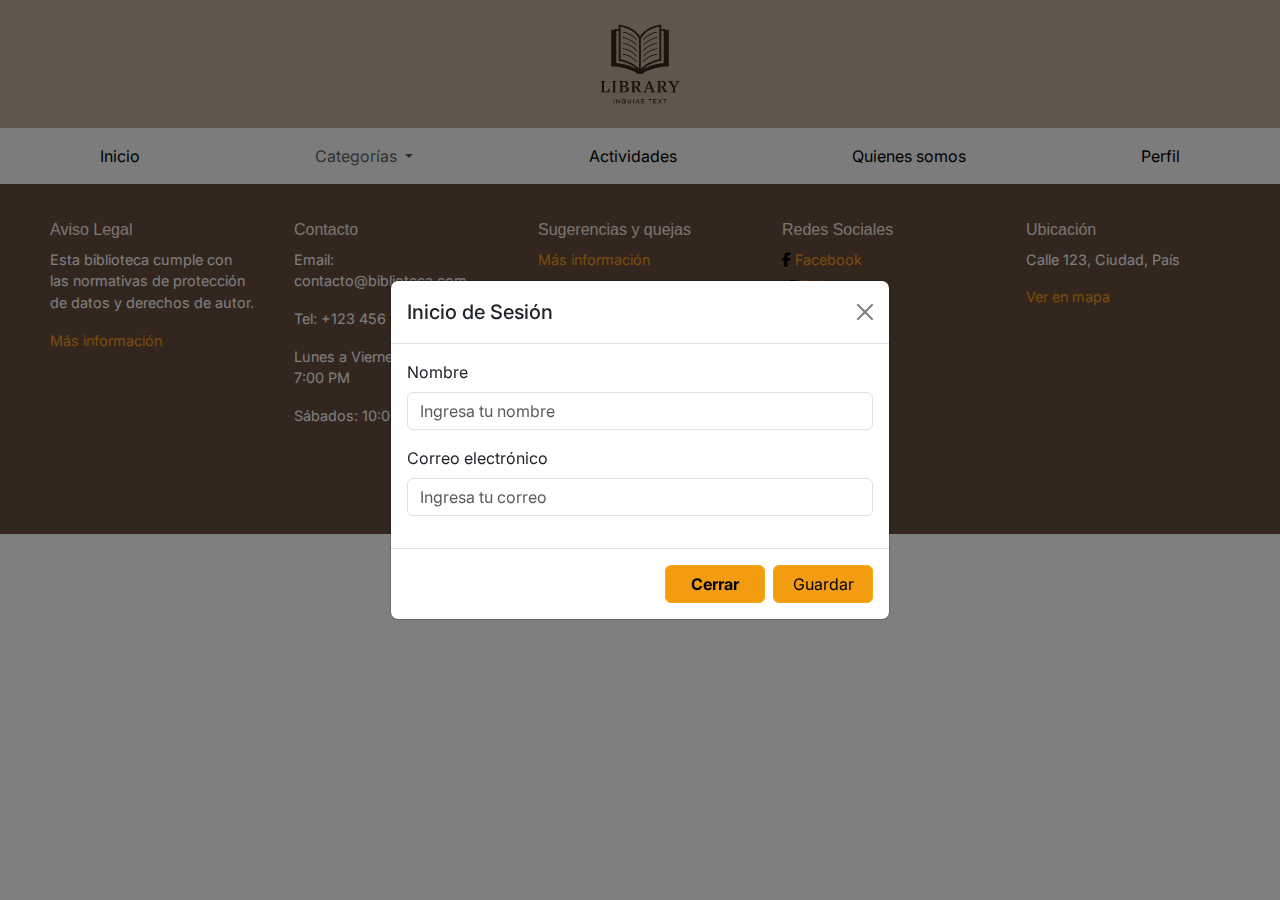
<file: Accion.html>
<!DOCTYPE html>
<html lang="es">
<head>
    <meta charset="UTF-8">
    <meta name="viewport" content="width=device-width, initial-scale=1.0">
    <title>Index</title>
    <!--links para bootstrap-->
    <script src="https://cdn.jsdelivr.net/npm/bootstrap@5.3.3/dist/js/bootstrap.bundle.min.js" integrity="sha384-YvpcrYf0tY3lHB60NNkmXc5s9fDVZLESaAA55NDzOxhy9GkcIdslK1eN7N6jIeHz" crossorigin="anonymous"></script>
    <link href="https://cdn.jsdelivr.net/npm/bootstrap@5.3.3/dist/css/bootstrap.min.css" rel="stylesheet" integrity="sha384-QWTKZyjpPEjISv5WaRU9OFeRpok6YctnYmDr5pNlyT2bRjXh0JMhjY6hW+ALEwIH" crossorigin="anonymous">
    <!-- links para nuestro css y script-->
    <link rel="stylesheet" href="https://cdnjs.cloudflare.com/ajax/libs/font-awesome/6.5.0/css/all.min.css">
    <link rel="stylesheet" href="css/inicio.css">
     <!--fuentes-->
     <link href="https://fonts.googleapis.com/css2?family=Inter&family=Rubik:wght@600&display=swap" rel="stylesheet">
    <script src="js/inicio.js" defer></script>
  </head>


  

 
  

<body>
    <header>
      <div id="dLogo"><img src="assets/images/logo.png" alt="" id="tamLogo"></div>
       <!--nav-->
      <nav class="navbar navbar-expand-lg bg-body-tertiary">
      
        <div class="container-fluid">
          
          <div class="collapse navbar-collapse" id="navbarSupportedContent">
            <ul class="navbar-nav me-auto mb-2 mb-lg-0" id="nav">
              <li class="nav-item">
                <a class="nav-link active" aria-current="page" href="#">Inicio</a>
              </li>
              <li class="nav-item dropdown">
                <a class="nav-link dropdown-toggle" href="#" role="button" data-bs-toggle="dropdown" aria-expanded="false">
                  Categorías
                </a>
                <ul class="dropdown-menu">
                  <li><a class="dropdown-item" href="categoria.html">Acción</a></li>
                  <li><a class="dropdown-item" href="categoria.html">Fantasia</a></li>
                  <li><a class="dropdown-item" href="categoria.html">Historia</a></li>
                  <li><a class="dropdown-item" href="categoria.html">Ciencia</a></li>
                  <li><a class="dropdown-item" href="categoria.html">Infantil</a></li>
                  <li><a class="dropdown-item" href="categoria.html">Arte</a></li>
                </ul>
                <li class="nav-item">
                  <a class="nav-link active" aria-current="page" href="#">Actividades</a>
                </li>
              <li class="nav-item">
                <a class="nav-link active" aria-current="page" href="#">Quienes somos</a>
              </li>
              <li class="nav-item">
                <a class="nav-link active" aria-current="page" href="#">Perfil</a>
              </li>
            </ul>
            
          </div>
        </div>
      </nav>
    </header>
    <footer>
      <div class="footer-container">
        <!-- Aviso Legal -->
        <div class="footer-column">
          <h5>Aviso Legal</h5>
          <p>Esta biblioteca cumple con las normativas de protección de datos y derechos de autor.</p>
          <a href="#">Más información</a>
        </div>
    
        <!-- Contacto y Horario de Atención -->
        <div class="footer-column">
          <h5>Contacto</h5>
          <p>Email: contacto@biblioteca.com</p>
          <p>Tel: +123 456 789</p>
          <p>Lunes a Viernes: 9:00 AM - 7:00 PM</p>
          <p>Sábados: 10:00 AM - 5:00 PM</p>
        </div>
    
        <!-- Sugerencias -->
        <div class="footer-column">
          <h5>Sugerencias y quejas</h5>
          <a href="#">Más información</a>
        </div>
    
        <!-- Redes Sociales -->
    <!-- Redes Sociales -->
        <div class="footer-column">
          <h5>Redes Sociales</h5>
          <a href="#" target="_blank"><i class="fab fa-facebook-f" id="icono_footer"></i> Facebook</a>
          <a href="#" target="_blank"><i class="fab fa-twitter" id="icono_footer"></i> Twitter</a>
          <a href="#" target="_blank"><i class="fab fa-instagram" id="icono_footer"></i> Instagram</a>
        </div>
    
    
        <!-- Ubicación -->
        <div class="footer-column">
          <h5>Ubicación</h5>
          <p>Calle 123, Ciudad, País</p>
          <a href="#">Ver en mapa</a>
        </div>
      </div>
    
      <div class="footer-bottom">
        <p>&copy; 2025 Biblioteca Pública. Todos los derechos reservados.</p>
      </div>
    </footer>
</body>



</html>
</file>
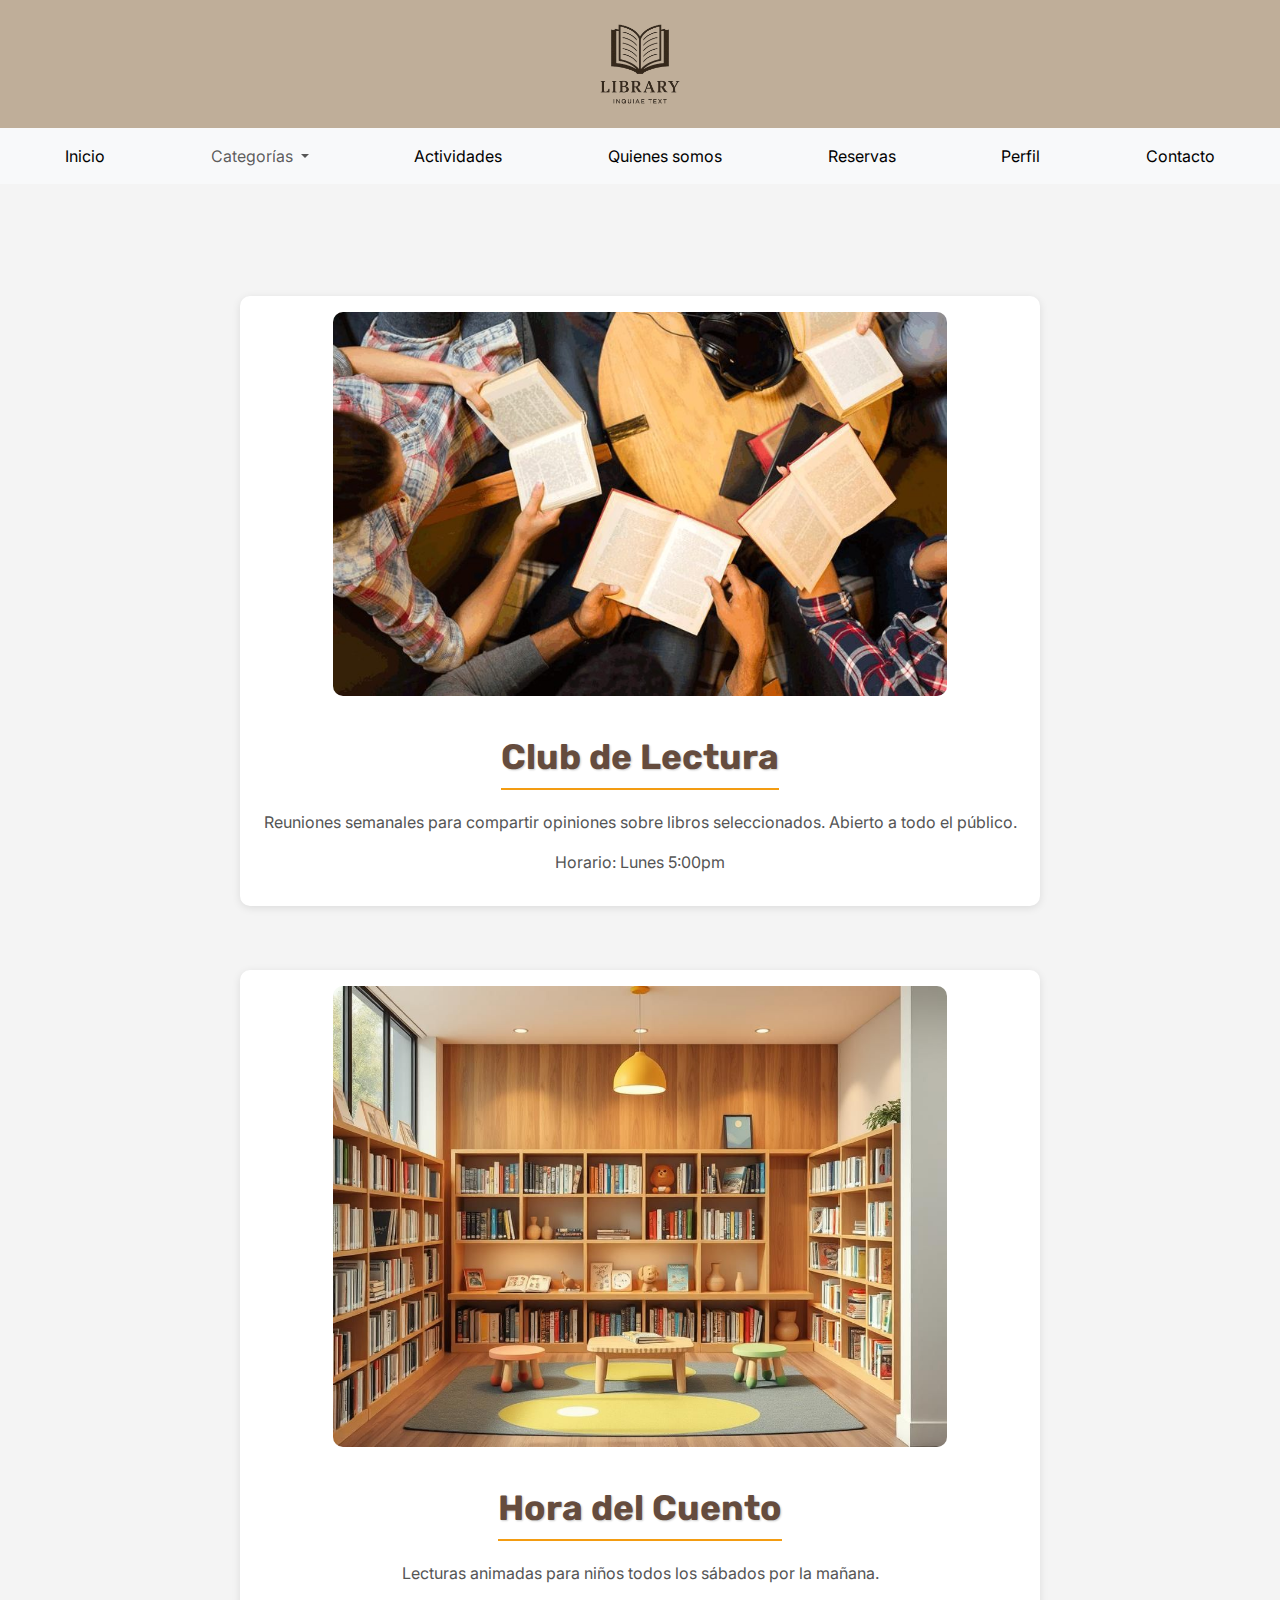
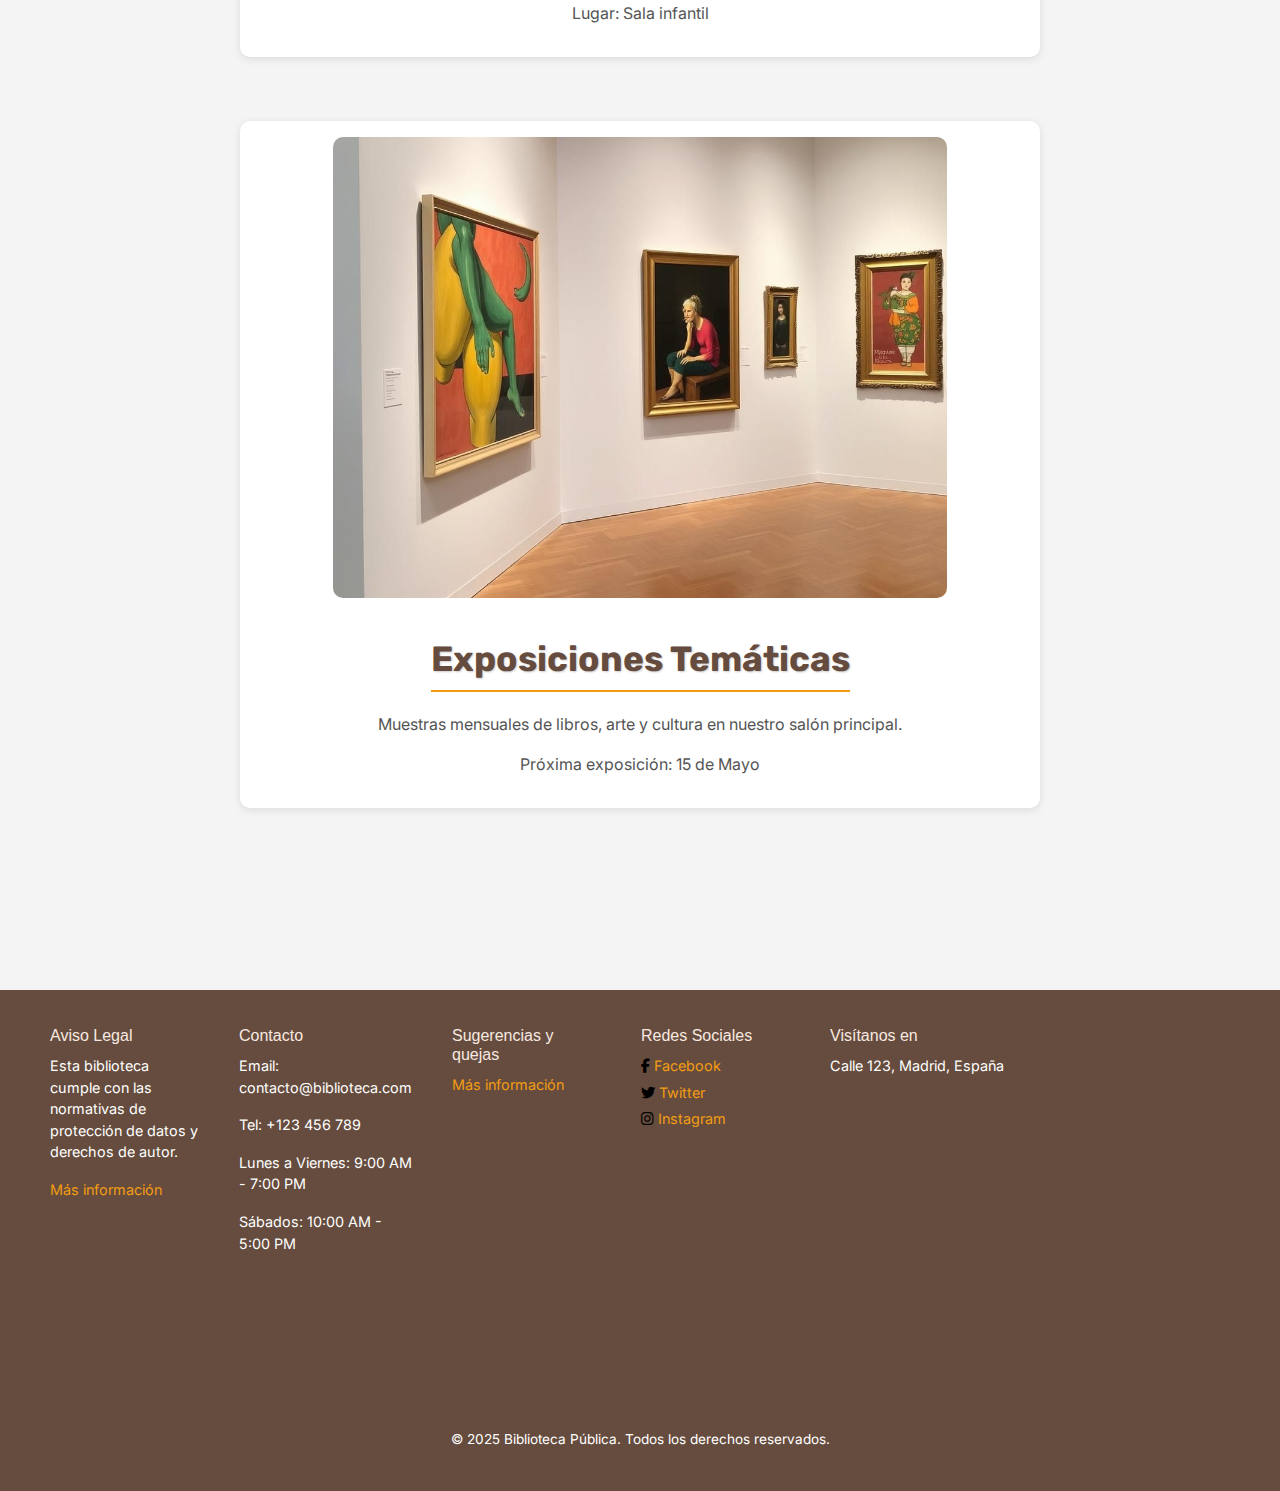
<file: Actividades.html>
<!DOCTYPE html>
<html lang="es">
<head>
    <meta charset="UTF-8">
    <meta name="viewport" content="width=device-width, initial-scale=1.0">
    <title>Index</title>
    <!--links para bootstrap-->
    <script src="https://cdn.jsdelivr.net/npm/bootstrap@5.3.3/dist/js/bootstrap.bundle.min.js" integrity="sha384-YvpcrYf0tY3lHB60NNkmXc5s9fDVZLESaAA55NDzOxhy9GkcIdslK1eN7N6jIeHz" crossorigin="anonymous"></script>
    <link href="https://cdn.jsdelivr.net/npm/bootstrap@5.3.3/dist/css/bootstrap.min.css" rel="stylesheet" integrity="sha384-QWTKZyjpPEjISv5WaRU9OFeRpok6YctnYmDr5pNlyT2bRjXh0JMhjY6hW+ALEwIH" crossorigin="anonymous">
    <link rel="stylesheet" href="https://cdn.jsdelivr.net/npm/bootstrap-icons@1.11.3/font/bootstrap-icons.min.css">
    <!-- links para nuestro css y script-->
    <link rel="stylesheet" href="https://cdnjs.cloudflare.com/ajax/libs/font-awesome/6.5.0/css/all.min.css">
    <link rel="stylesheet" href="css/Actividades.css">
     <!--fuentes-->
     <link href="https://fonts.googleapis.com/css2?family=Inter&family=Rubik:wght@600&display=swap" rel="stylesheet">
     <script>
      function categorias(categoria) {
        localStorage.setItem("categoria", categoria);
        window.location.href = "categorias.html";
      }
    </script>
  </head>

  <header>
    <div id="dLogo"><img src="assets/images/logo.png" alt="" id="tamLogo"></div>
    <nav class="navbar navbar-expand-lg bg-body-tertiary">
      <div class="container-fluid">
        <!-- Botón hamburguesa para móviles -->
        <button class="navbar-toggler" type="button" data-bs-toggle="collapse" data-bs-target="#navbarSupportedContent"
          aria-controls="navbarSupportedContent" aria-expanded="false" aria-label="Toggle navigation">
          <span class="navbar-toggler-icon"></span>
        </button>
    
        <!-- Contenido colapsable -->
        <div class="collapse navbar-collapse" id="navbarSupportedContent">
          <ul class="navbar-nav me-auto mb-2 mb-lg-0" id="nav">
            <li class="nav-item">
              <a class="nav-link active" aria-current="page" href="Index.html">Inicio</a>
            </li>
            <li class="nav-item dropdown">
              <a class="nav-link dropdown-toggle" href="categorias.html" role="button" data-bs-toggle="dropdown" aria-expanded="false">
                Categorías
              </a>
              <ul class="dropdown-menu">
                <li><a class="dropdown-item" info-categoria="todos" onclick="categorias('todos')">Todos</a></li>
                <li><a class="dropdown-item" href="categorias.html" onclick="categorias('accion')">Acción</a></li>
                <li><a class="dropdown-item" href="categorias.html" onclick="categorias('fantasia')">Fantasía</a></li>
                <li><a class="dropdown-item" href="categorias.html" onclick="categorias('historia')">Historia</a></li>
                <li><a class="dropdown-item" href="categorias.html" onclick="categorias('ciencia')">Ciencia</a></li>
                <li><a class="dropdown-item" href="categorias.html" onclick="categorias('infantil')">Infantil</a></li>
                <li><a class="dropdown-item" href="categorias.html" onclick="categorias('arte')">Arte</a></li>
              </ul>
            </li>
            <li class="nav-item">
              <a class="nav-link active" aria-current="page" href="Actividades.html">Actividades</a>
            </li>
            <li class="nav-item">
              <a class="nav-link active" aria-current="page" href="quienes_somos.html">Quienes somos</a>
            </li>
            <li class="nav-item">
              <a class="nav-link active" aria-current="page" href="Reservas.html">Reservas</a>
            </li>
            <li class="nav-item">
              <a class="nav-link active" aria-current="page" href="perfil.html">Perfil</a>
            </li>
            <li class="nav-item">
              <a class="nav-link active" aria-current="page" href="Contacto.html">Contacto</a>
            </li>
          </ul>
        </div>
      </div>
    </nav>
  </header>

  <body>

    <div class="contenido">
      <section class="actividad">
        <img src="assets\images\club_lectura.jpg" alt="Club de Lectura">
        <h2>Club de Lectura</h2>
        <p>Reuniones semanales para compartir opiniones sobre libros seleccionados. Abierto a todo el público.</p>
        <p>Horario: Lunes 5:00pm  </p>
      </section>
      
      <section class="actividad">
        <img src="assets\images\sala_infantil.jpg" alt="Hora del Cuento">
        <h2>Hora del Cuento</h2>
        <p>Lecturas animadas para niños todos los sábados por la mañana.</p>
        <p>Lugar: Sala infantil  </p>
      </section>
      
      <section class="actividad">
        <img src="assets\images\expo_arte.jpg" alt="Exposiciones Temáticas">
        <h2>Exposiciones Temáticas</h2>
        <p>Muestras mensuales de libros, arte y cultura en nuestro salón principal.</p>
        <p>Próxima exposición: 15 de Mayo</p>
      </section>

    </div>
   
</body>

<footer>
  <div class="footer-container">
    <!-- Aviso Legal -->
    <div class="footer-column">
      <h5>Aviso Legal</h5>
      <p>Esta biblioteca cumple con las normativas de protección de datos y derechos de autor.</p>
      <a href="#">Más información</a>
    </div>

    <!-- Contacto y Horario de Atención -->
    <div class="footer-column">
      <h5>Contacto</h5>
      <p>Email: contacto@biblioteca.com</p>
      <p>Tel: +123 456 789</p>
      <p>Lunes a Viernes: 9:00 AM - 7:00 PM</p>
      <p>Sábados: 10:00 AM - 5:00 PM</p>
    </div>

    <!-- Sugerencias -->
    <div class="footer-column">
      <h5>Sugerencias y quejas</h5>
      <a href="Contacto.html">Más información</a>
    </div>

    <!-- Redes Sociales -->
<!-- Redes Sociales -->
    <div class="footer-column">
      <h5>Redes Sociales</h5>
      <a href="#" target="_blank"><i class="fab fa-facebook-f" id="icono_footer"></i> Facebook</a>
      <a href="#" target="_blank"><i class="fab fa-twitter" id="icono_footer"></i> Twitter</a>
      <a href="#" target="_blank"><i class="fab fa-instagram" id="icono_footer"></i> Instagram</a>
    </div>


    <!-- Ubicación -->
    <div class="footer-column">
      <h5>Visítanos en</h5>
      <p>Calle 123, Madrid, España</p>
      <iframe src="https://www.google.com/maps/embed?pb=!1m18!1m12!1m3!1d3036.2642819420753!2d-3.668270188396014!3d40.44728725365984!2m3!1f0!2f0!3f0!3m2!1i1024!2i768!4f13.1!3m3!1m2!1s0xd4229f012851247%3A0x4e340087fdbc732e!2sDIGITECH%20MADRID!5e0!3m2!1ses-419!2ses!4v1745778078405!5m2!1ses-419!2ses"
       width="400" height="300" style="border:0;" allowfullscreen="" loading="lazy" 
       referrerpolicy="no-referrer-when-downgrade"></iframe>
    </div>
  </div>

  <div class="footer-bottom">
    <p>&copy; 2025 Biblioteca Pública. Todos los derechos reservados.</p>
  </div>
</footer>

</html>
</file>
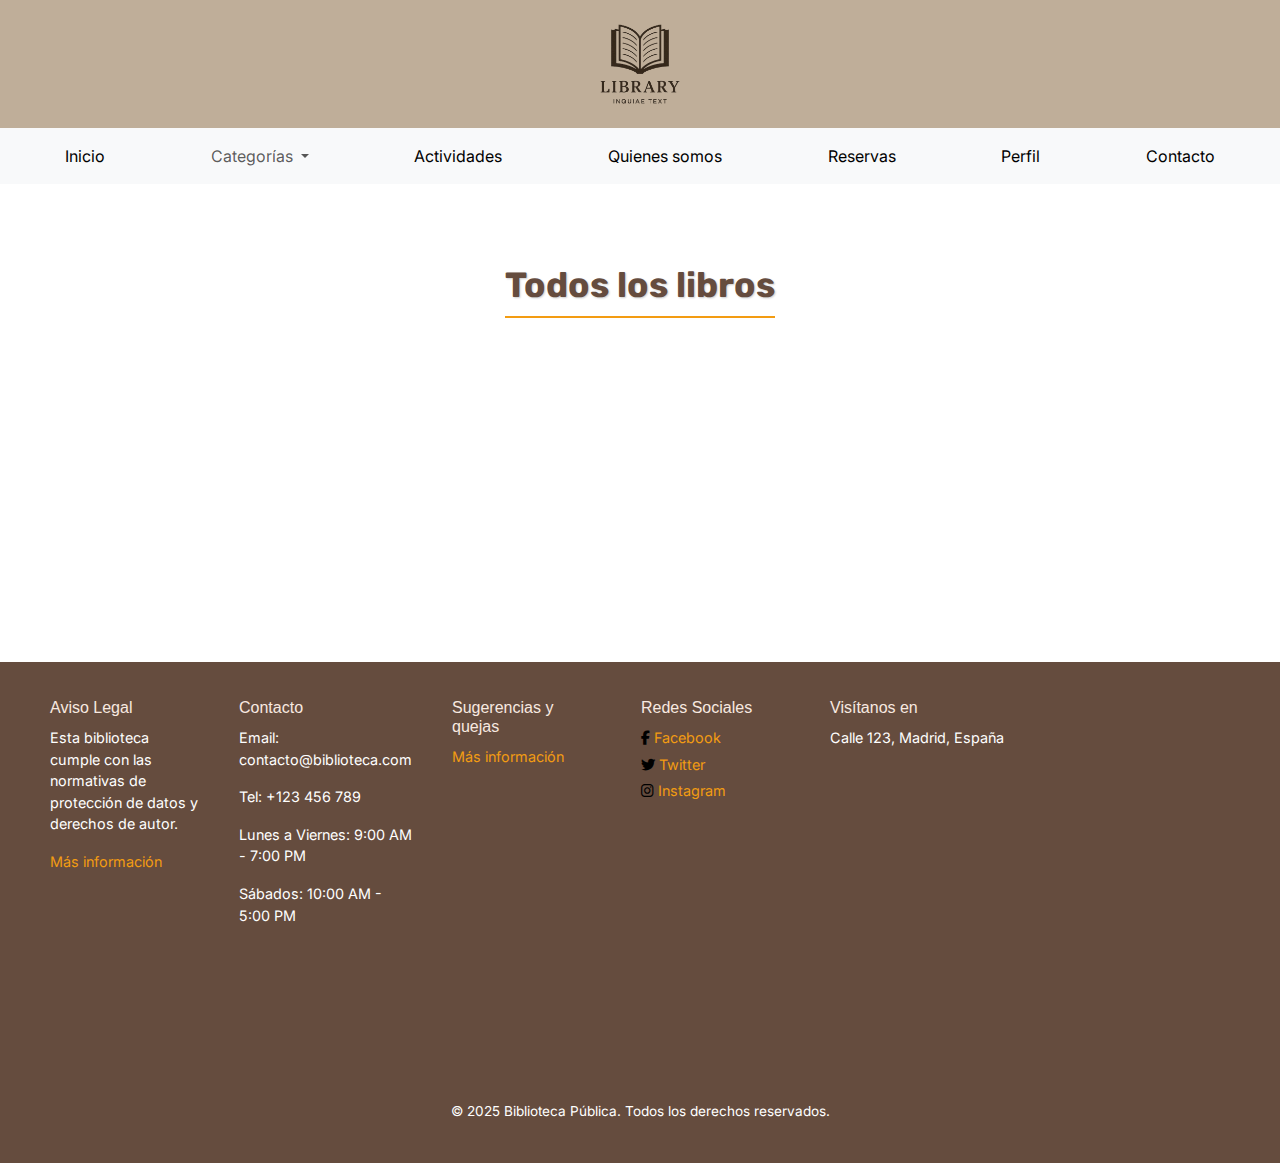
<file: categorias.html>
<!DOCTYPE html>
<html lang="es">
<head>
    <meta charset="UTF-8">
    <meta name="viewport" content="width=device-width, initial-scale=1.0">
    <title>categorias</title>
    <!--links para bootstrap-->
    <script src="https://cdn.jsdelivr.net/npm/bootstrap@5.3.3/dist/js/bootstrap.bundle.min.js" integrity="sha384-YvpcrYf0tY3lHB60NNkmXc5s9fDVZLESaAA55NDzOxhy9GkcIdslK1eN7N6jIeHz" crossorigin="anonymous"></script>
    <link href="https://cdn.jsdelivr.net/npm/bootstrap@5.3.3/dist/css/bootstrap.min.css" rel="stylesheet" integrity="sha384-QWTKZyjpPEjISv5WaRU9OFeRpok6YctnYmDr5pNlyT2bRjXh0JMhjY6hW+ALEwIH" crossorigin="anonymous">
    <link rel="stylesheet" href="https://cdn.jsdelivr.net/npm/bootstrap-icons@1.11.3/font/bootstrap-icons.min.css">
    <!-- links para nuestro css y script-->
    <link rel="stylesheet" href="css/categorias.css">
    <link rel="stylesheet" href="https://cdnjs.cloudflare.com/ajax/libs/font-awesome/6.5.0/css/all.min.css">
    <!--fuentes-->
    <link href="https://fonts.googleapis.com/css2?family=Inter&family=Rubik:wght@600&display=swap" rel="stylesheet">
    <script src="js/categorias.js" defer></script>
  </head>


  

 
  <header>
    <div id="dLogo"><img src="assets/images/logo.png" alt="" id="tamLogo"></div>
     <!--nav-->
     <nav class="navbar navbar-expand-lg bg-body-tertiary">
      <div class="container-fluid">
        <!-- Botón hamburguesa para móviles -->
        <button class="navbar-toggler" type="button" data-bs-toggle="collapse" data-bs-target="#navbarSupportedContent"
          aria-controls="navbarSupportedContent" aria-expanded="false" aria-label="Toggle navigation">
          <span class="navbar-toggler-icon"></span>
        </button>
    
        <!-- Contenido colapsable -->
        <div class="collapse navbar-collapse" id="navbarSupportedContent">
          <ul class="navbar-nav me-auto mb-2 mb-lg-0" id="nav">
            <li class="nav-item">
              <a class="nav-link active" aria-current="page" href="Index.html">Inicio</a>
            </li>
            <li class="nav-item dropdown">
              <a class="nav-link dropdown-toggle" href="#" role="button" data-bs-toggle="dropdown" aria-expanded="false">
                Categorías
              </a>
              <ul class="dropdown-menu">
                <li><a class="dropdown-item" info-categoria="todos" onclick="categorias('todos')">Todos</a></li>
                <li><a class="dropdown-item" href="categorias.html" onclick="categorias('accion')">Acción</a></li>
                <li><a class="dropdown-item" href="categorias.html" onclick="categorias('fantasia')">Fantasía</a></li>
                <li><a class="dropdown-item" href="categorias.html" onclick="categorias('historia')">Historia</a></li>
                <li><a class="dropdown-item" href="categorias.html" onclick="categorias('ciencia')">Ciencia</a></li>
                <li><a class="dropdown-item" href="categorias.html" onclick="categorias('infantil')">Infantil</a></li>
                <li><a class="dropdown-item" href="categorias.html" onclick="categorias('arte')">Arte</a></li>
              </ul>
            </li>
            <li class="nav-item">
              <a class="nav-link active" aria-current="page" href="Actividades.html">Actividades</a>
            </li>
            <li class="nav-item">
              <a class="nav-link active" aria-current="page" href="quienes_somos.html">Quienes somos</a>
            </li>
            <li class="nav-item">
              <a class="nav-link active" aria-current="page" href="Reservas.html">Reservas</a>
            </li>
            <li class="nav-item">
              <a class="nav-link active" aria-current="page" href="perfil.html">Perfil</a>
            </li>
            <li class="nav-item">
              <a class="nav-link active" aria-current="page" href="Contacto.html">Contacto</a>
            </li>
          </ul>
        </div>
      </div>
    </nav>
  </header>

<body>
    <section>
      <div class="categoria-titulo-container">
        <h2 id="titulo-categoria" class="text-center mb-4">Todos los libros</h2>
    </div>


    <div class="cartas">
        
        <!-- card container-->
        <div id="cartas-container" class="grid-container" >
           <!-- cargado desde js-->        
        </div>
      </div>
    </section>

</body>



<footer>
  <div class="footer-container">
    <!-- Aviso Legal -->
    <div class="footer-column">
      <h5>Aviso Legal</h5>
      <p>Esta biblioteca cumple con las normativas de protección de datos y derechos de autor.</p>
      <a href="#">Más información</a>
    </div>

    <!-- Contacto y Horario de Atención -->
    <div class="footer-column">
      <h5>Contacto</h5>
      <p>Email: contacto@biblioteca.com</p>
      <p>Tel: +123 456 789</p>
      <p>Lunes a Viernes: 9:00 AM - 7:00 PM</p>
      <p>Sábados: 10:00 AM - 5:00 PM</p>
    </div>

    <!-- Sugerencias -->
    <div class="footer-column">
      <h5>Sugerencias y quejas</h5>
      <a href="Contacto.html">Más información</a>
    </div>

    <!-- Redes Sociales -->
<!-- Redes Sociales -->
    <div class="footer-column">
      <h5>Redes Sociales</h5>
      <a href="#" target="_blank"><i class="fab fa-facebook-f" id="icono_footer"></i> Facebook</a>
      <a href="#" target="_blank"><i class="fab fa-twitter" id="icono_footer"></i> Twitter</a>
      <a href="#" target="_blank"><i class="fab fa-instagram" id="icono_footer"></i> Instagram</a>
    </div>


    <!-- Ubicación -->
    <div class="footer-column">
      <h5>Visítanos en</h5>
      <p>Calle 123, Madrid, España</p>
      <iframe src="https://www.google.com/maps/embed?pb=!1m18!1m12!1m3!1d3036.2642819420753!2d-3.668270188396014!3d40.44728725365984!2m3!1f0!2f0!3f0!3m2!1i1024!2i768!4f13.1!3m3!1m2!1s0xd4229f012851247%3A0x4e340087fdbc732e!2sDIGITECH%20MADRID!5e0!3m2!1ses-419!2ses!4v1745778078405!5m2!1ses-419!2ses"
       width="400" height="300" style="border:0;" allowfullscreen="" loading="lazy" 
       referrerpolicy="no-referrer-when-downgrade"></iframe>
    </div>
  </div>

  <div class="footer-bottom">
    <p>&copy; 2025 Biblioteca Pública. Todos los derechos reservados.</p>
  </div>
</footer>


</html>
</file>
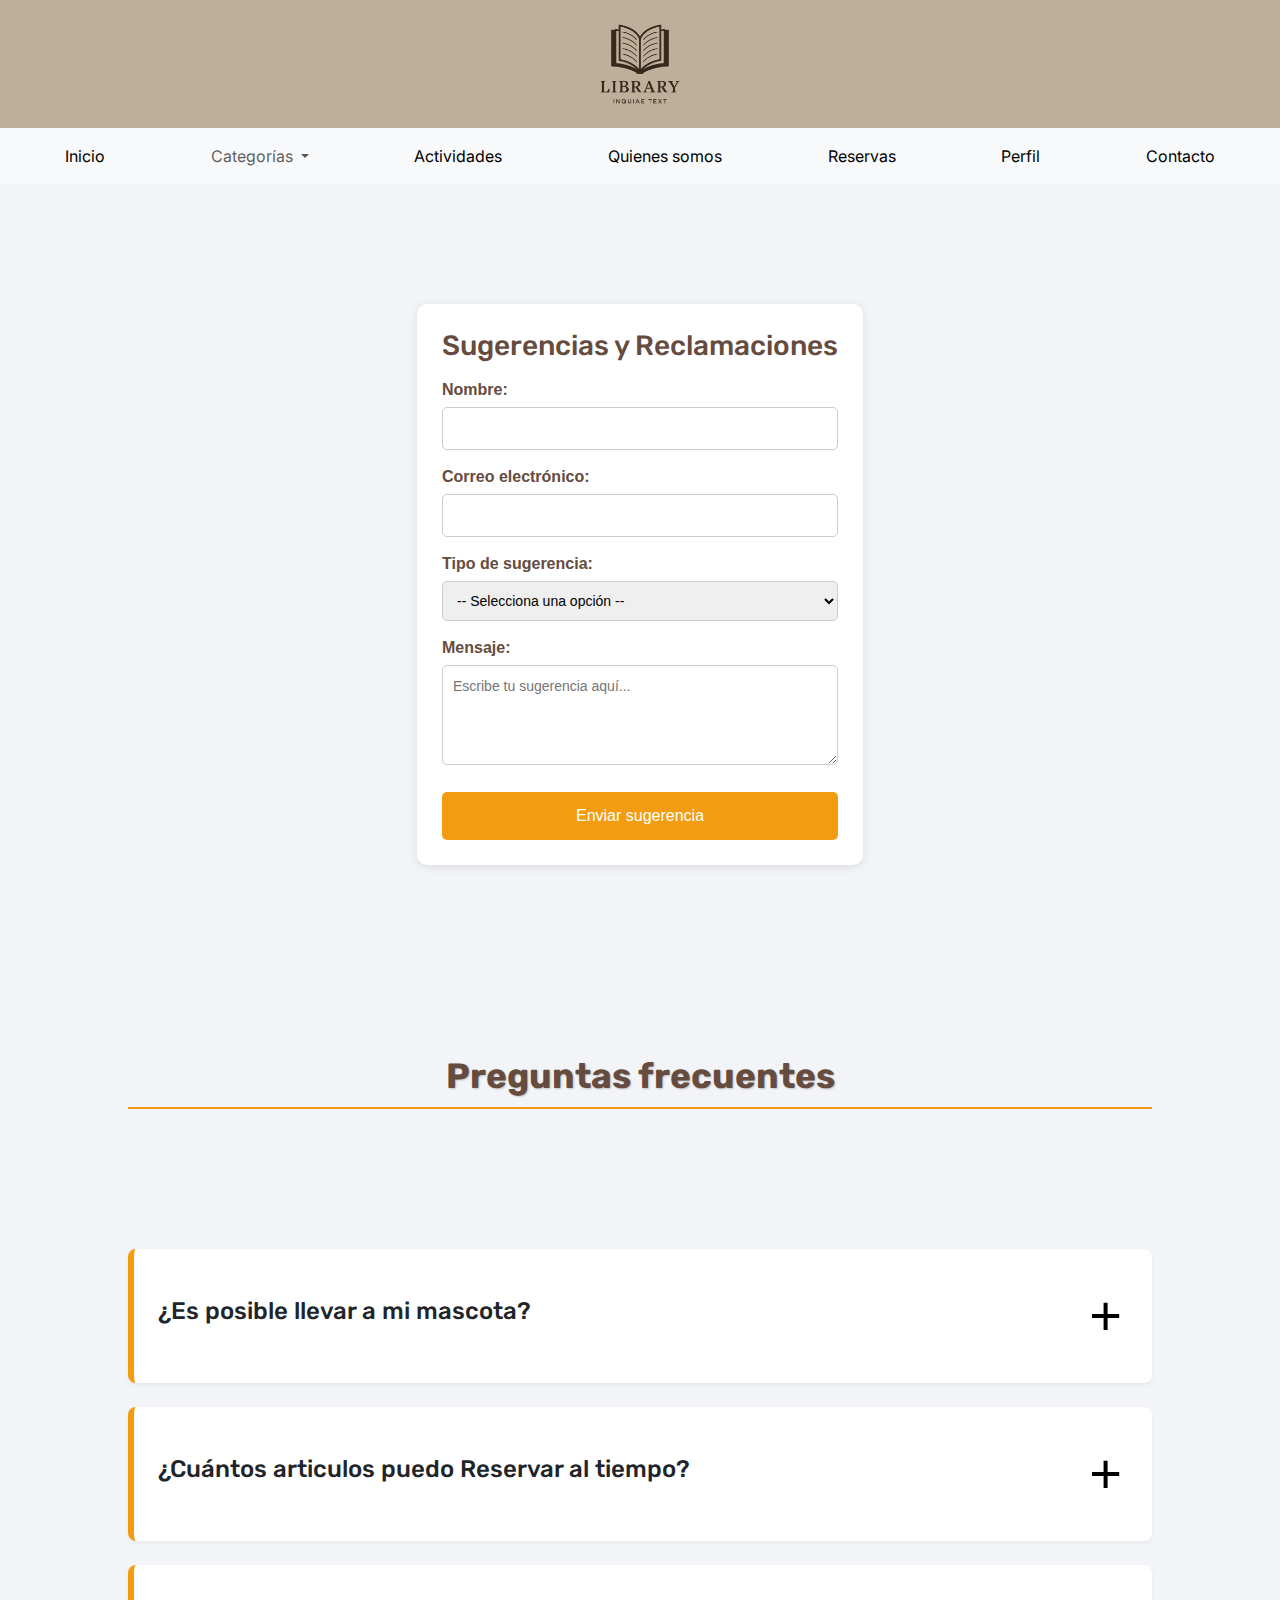
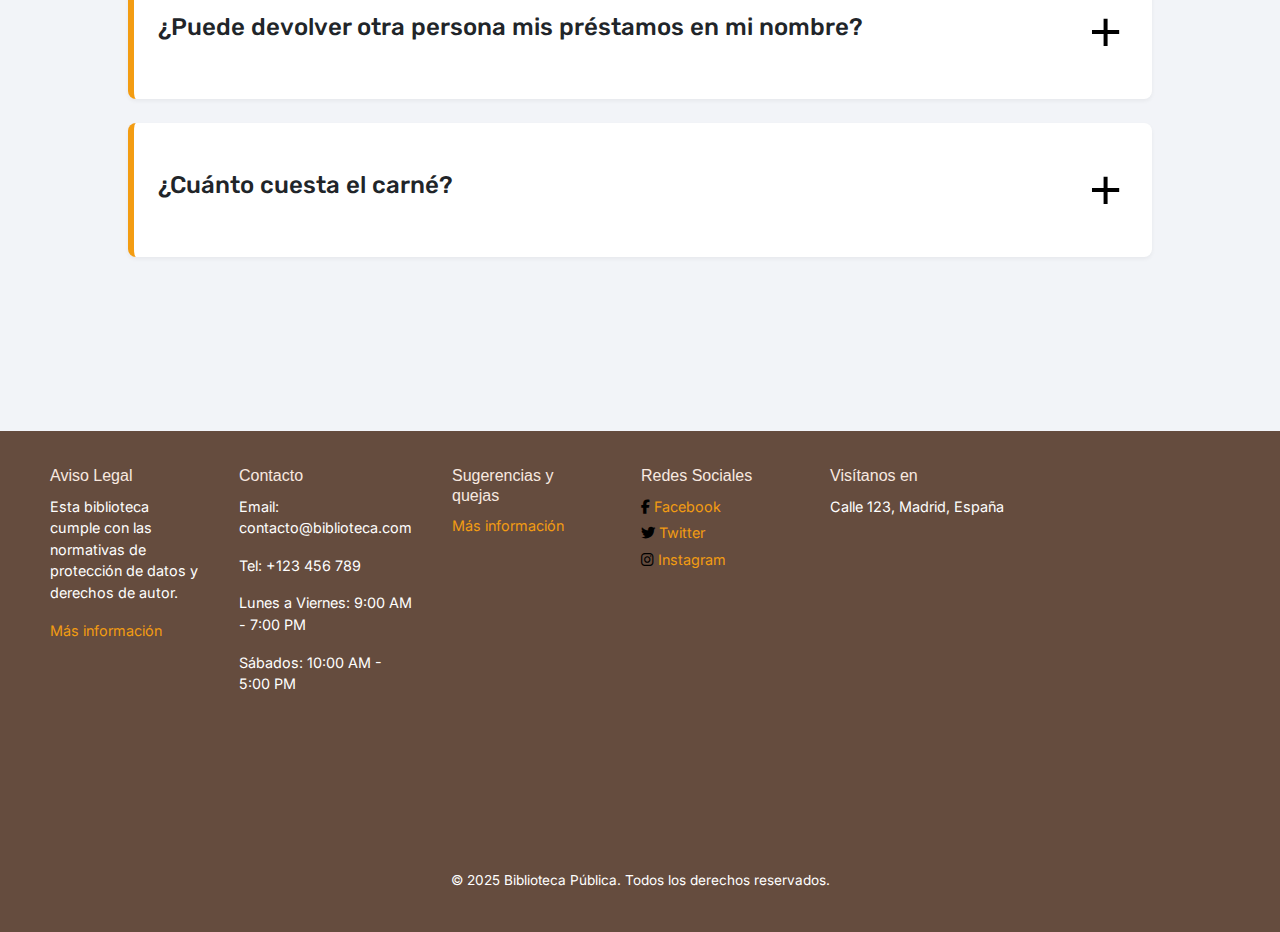
<file: Contacto.html>
<!DOCTYPE html>
<html lang="es">
<head>
    <meta charset="UTF-8">
    <meta name="viewport" content="width=device-width, initial-scale=1.0">
    <title>Index</title>
    <!--links para bootstrap-->
    <script src="https://cdn.jsdelivr.net/npm/bootstrap@5.3.3/dist/js/bootstrap.bundle.min.js" integrity="sha384-YvpcrYf0tY3lHB60NNkmXc5s9fDVZLESaAA55NDzOxhy9GkcIdslK1eN7N6jIeHz" crossorigin="anonymous"></script>
    <link href="https://cdn.jsdelivr.net/npm/bootstrap@5.3.3/dist/css/bootstrap.min.css" rel="stylesheet" integrity="sha384-QWTKZyjpPEjISv5WaRU9OFeRpok6YctnYmDr5pNlyT2bRjXh0JMhjY6hW+ALEwIH" crossorigin="anonymous">
    <link rel="stylesheet" href="https://cdn.jsdelivr.net/npm/bootstrap-icons@1.11.3/font/bootstrap-icons.min.css">
    <!-- links para nuestro css y script-->
    <link rel="stylesheet" href="css/contacto.css">
    <link rel="stylesheet" href="https://cdnjs.cloudflare.com/ajax/libs/font-awesome/6.5.0/css/all.min.css">
    <!--fuentes-->
    <link href="https://fonts.googleapis.com/css2?family=Inter&family=Rubik:wght@600&display=swap" rel="stylesheet">
        <script src="js/contacto.js" defer></script>
  </head>
  
  <header>
    <div id="dLogo"><img src="assets/images/logo.png" alt="" id="tamLogo"></div>
     <!--nav-->
     <nav class="navbar navbar-expand-lg bg-body-tertiary">
      <div class="container-fluid">
        <!-- Botón hamburguesa para móviles -->
        <button class="navbar-toggler" type="button" data-bs-toggle="collapse" data-bs-target="#navbarSupportedContent"
          aria-controls="navbarSupportedContent" aria-expanded="false" aria-label="Toggle navigation">
          <span class="navbar-toggler-icon"></span>
        </button>
    
        <!-- Contenido colapsable -->
        <div class="collapse navbar-collapse" id="navbarSupportedContent">
          <ul class="navbar-nav me-auto mb-2 mb-lg-0" id="nav">
            <li class="nav-item">
              <a class="nav-link active" aria-current="page" href="Index.html">Inicio</a>
            </li>
            <li class="nav-item dropdown">
              <a class="nav-link dropdown-toggle" href="#" role="button" data-bs-toggle="dropdown" aria-expanded="false">
                Categorías
              </a>
              <ul class="dropdown-menu">
                <li><a class="dropdown-item" info-categoria="todos" onclick="categorias('todos')">Todos</a></li>
                <li><a class="dropdown-item" href="categorias.html" onclick="categorias('accion')">Acción</a></li>
                <li><a class="dropdown-item" href="categorias.html" onclick="categorias('fantasia')">Fantasía</a></li>
                <li><a class="dropdown-item" href="categorias.html" onclick="categorias('historia')">Historia</a></li>
                <li><a class="dropdown-item" href="categorias.html" onclick="categorias('ciencia')">Ciencia</a></li>
                <li><a class="dropdown-item" href="categorias.html" onclick="categorias('infantil')">Infantil</a></li>
                <li><a class="dropdown-item" href="categorias.html" onclick="categorias('arte')">Arte</a></li>
              </ul>
            </li>
            <li class="nav-item">
              <a class="nav-link active" aria-current="page" href="Actividades.html">Actividades</a>
            </li>
            <li class="nav-item">
              <a class="nav-link active" aria-current="page" href="quienes_somos.html">Quienes somos</a>
            </li>
            <li class="nav-item">
              <a class="nav-link active" aria-current="page" href="Reservas.html">Reservas</a>
            </li>
            <li class="nav-item">
              <a class="nav-link active" aria-current="page" href="perfil.html">Perfil</a>
            </li>
            <li class="nav-item">
              <a class="nav-link active" aria-current="page" href="Contacto.html">Contacto</a>
            </li>
          </ul>
        </div>
      </div>
    </nav>
  </header>
  <body>
    <section>
      <div class="formulario">
        <h3>Sugerencias y Reclamaciones</h3>
        <form action="#" method="post">
          <label for="nombre">Nombre:</label>
          <input type="text" id="nombre" name="nombre" required>
    
          <label for="email">Correo electrónico:</label>
          <input type="email" id="email" name="email" required>
    
          <label for="tipo">Tipo de sugerencia:</label>
          <select id="tipo" name="tipo" required>
            <option value="">-- Selecciona una opción --</option>
            <option value="libros">Recomendación de libros</option>
            <option value="servicio">Mejora de servicios</option>
            <option value="infraestructura">Infraestructura</option>
            <option value="otro">Otro</option>
          </select>
    
          <label for="mensaje">Mensaje:</label>
          <textarea id="mensaje" name="mensaje" required placeholder="Escribe tu sugerencia aquí..."></textarea>
    
          <button class="boton" type="submit">Enviar sugerencia</button>
        </form>
      </div>
    </section>

    <h2>Preguntas frecuentes </h2>
    <section class="infoReservas">
      <article class="expandible">
        <div class="header">
          <h4>¿Es posible llevar a mi mascota? </h4>
          <button class="mas">+</button>
        </div>
        <div class="contenido">
          <p>Dentro de la biblioteca no es posible estar acompañado de tu mascota,
             pero la cafeteria que se encuentra junto a la entrada principal si es Pet friendly  </p>
        </div>
      </article>

      <article class="expandible">
        <div class="header">
          <h4>¿Cuántos articulos puedo Reservar al tiempo? </h4>
          <button class="mas">+</button>
        </div>
        <div class="contenido">
          <p>Una vez te encuentres registrado, podrás resevar hasta 4 articulos  </p>
        </div>
      </article>

      <article class="expandible">
        <div class="header">
          <h4>¿Puede devolver otra persona mis préstamos en mi nombre? </h4>
          <button class="mas">+</button>
        </div>
        <div class="contenido">
          <p>Sí. Además, para la devolución de materiales no es necesario presentar el carné de la biblioteca.  </p>
        </div>
      </article>

      <article class="expandible">
        <div class="header">
          <h4>¿Cuánto cuesta el carné? </h4>
          <button class="mas">+</button>
        </div>
        <div class="contenido">
          <p> El carné de bibliotecas es gratuito. </p>
        </div>
      </article>

    </section>

  </body>
  
<footer>
    <div class="footer-container">
      <!-- Aviso Legal -->
      <div class="footer-column">
        <h5>Aviso Legal</h5>
        <p>Esta biblioteca cumple con las normativas de protección de datos y derechos de autor.</p>
        <a href="#">Más información</a>
      </div>
  
      <!-- Contacto y Horario de Atención -->
      <div class="footer-column">
        <h5>Contacto</h5>
        <p>Email: contacto@biblioteca.com</p>
        <p>Tel: +123 456 789</p>
        <p>Lunes a Viernes: 9:00 AM - 7:00 PM</p>
        <p>Sábados: 10:00 AM - 5:00 PM</p>
      </div>
  
      <!-- Sugerencias -->
      <div class="footer-column">
        <h5>Sugerencias y quejas</h5>
        <a href="Contacto.html">Más información</a>
      </div>
  
      <!-- Redes Sociales -->
  <!-- Redes Sociales -->
      <div class="footer-column">
        <h5>Redes Sociales</h5>
        <a href="#" target="_blank"><i class="fab fa-facebook-f" id="icono_footer"></i> Facebook</a>
        <a href="#" target="_blank"><i class="fab fa-twitter" id="icono_footer"></i> Twitter</a>
        <a href="#" target="_blank"><i class="fab fa-instagram" id="icono_footer"></i> Instagram</a>
      </div>
  
  
      <!-- Ubicación -->
      <div class="footer-column">
        <h5>Visítanos en</h5>
        <p>Calle 123, Madrid, España</p>
        <iframe src="https://www.google.com/maps/embed?pb=!1m18!1m12!1m3!1d3036.2642819420753!2d-3.668270188396014!3d40.44728725365984!2m3!1f0!2f0!3f0!3m2!1i1024!2i768!4f13.1!3m3!1m2!1s0xd4229f012851247%3A0x4e340087fdbc732e!2sDIGITECH%20MADRID!5e0!3m2!1ses-419!2ses!4v1745778078405!5m2!1ses-419!2ses"
         width="400" height="300" style="border:0;" allowfullscreen="" loading="lazy" 
         referrerpolicy="no-referrer-when-downgrade"></iframe>
      </div>
    </div>
  
    <div class="footer-bottom">
      <p>&copy; 2025 Biblioteca Pública. Todos los derechos reservados.</p>
    </div>
  </footer>
  </html>
</file>
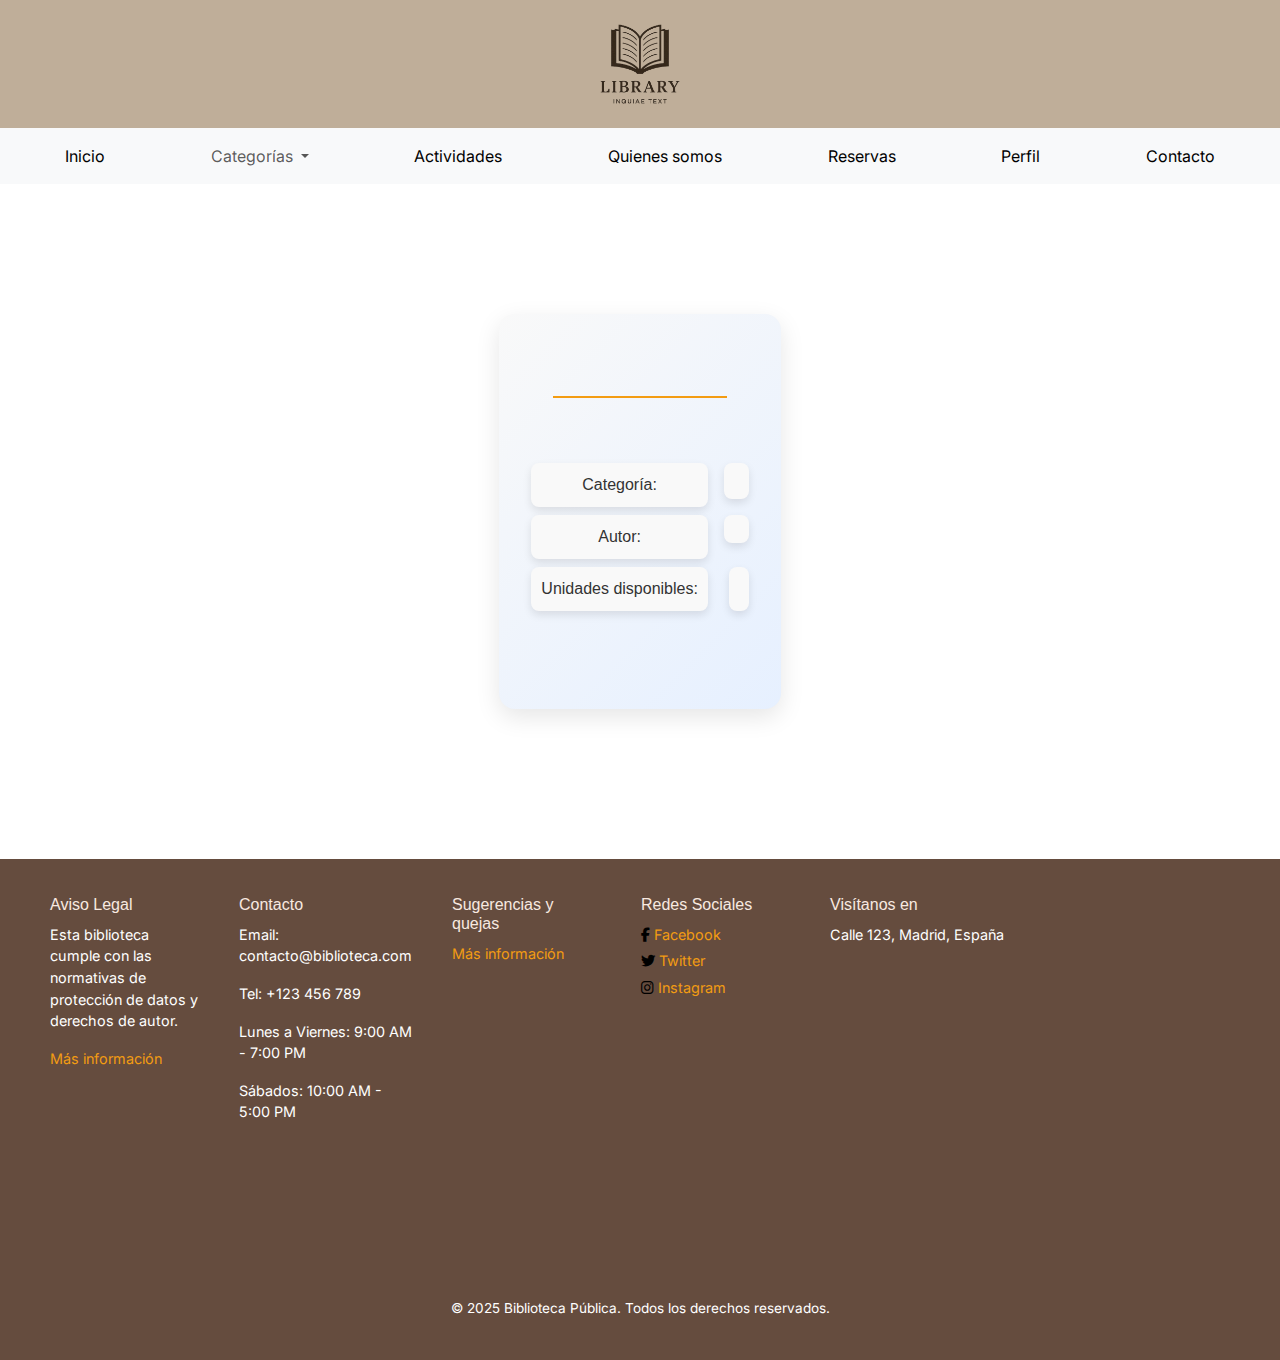
<file: libro.html>
<!DOCTYPE html>
<html lang="es">
<head>
    <meta charset="UTF-8">
    <meta name="viewport" content="width=device-width, initial-scale=1.0">
    <title>Index</title>
    <!--links para bootstrap-->
    <script src="https://cdn.jsdelivr.net/npm/bootstrap@5.3.3/dist/js/bootstrap.bundle.min.js" integrity="sha384-YvpcrYf0tY3lHB60NNkmXc5s9fDVZLESaAA55NDzOxhy9GkcIdslK1eN7N6jIeHz" crossorigin="anonymous"></script>
    <link href="https://cdn.jsdelivr.net/npm/bootstrap@5.3.3/dist/css/bootstrap.min.css" rel="stylesheet" integrity="sha384-QWTKZyjpPEjISv5WaRU9OFeRpok6YctnYmDr5pNlyT2bRjXh0JMhjY6hW+ALEwIH" crossorigin="anonymous">
    <link rel="stylesheet" href="https://cdn.jsdelivr.net/npm/bootstrap-icons@1.11.3/font/bootstrap-icons.min.css">
    <!-- links para nuestro css y script-->
    <link rel="stylesheet" href="css/libro.css">
    <link rel="stylesheet" href="https://cdnjs.cloudflare.com/ajax/libs/font-awesome/6.5.0/css/all.min.css">
    <!--fuentes-->
    <link href="https://fonts.googleapis.com/css2?family=Inter&family=Rubik:wght@600&display=swap" rel="stylesheet">
        <script src="js/libro.js" defer></script>
  </head>


  

 
  <header>
    <div id="dLogo"><img src="assets/images/logo.png" alt="" id="tamLogo"></div>
     <!--nav-->
     <nav class="navbar navbar-expand-lg bg-body-tertiary">
      <div class="container-fluid">
        <!-- Botón hamburguesa para móviles -->
        <button class="navbar-toggler" type="button" data-bs-toggle="collapse" data-bs-target="#navbarSupportedContent"
          aria-controls="navbarSupportedContent" aria-expanded="false" aria-label="Toggle navigation">
          <span class="navbar-toggler-icon"></span>
        </button>
    
        <!-- Contenido colapsable -->
        <div class="collapse navbar-collapse" id="navbarSupportedContent">
          <ul class="navbar-nav me-auto mb-2 mb-lg-0" id="nav">
            <li class="nav-item">
              <a class="nav-link active" aria-current="page" href="Index.html">Inicio</a>
            </li>
            <li class="nav-item dropdown">
              <a class="nav-link dropdown-toggle" href="#" role="button" data-bs-toggle="dropdown" aria-expanded="false">
                Categorías
              </a>
              <ul class="dropdown-menu">
                <li><a class="dropdown-item" info-categoria="todos" onclick="categorias('todos')">Todos</a></li>
                <li><a class="dropdown-item" href="categorias.html" onclick="categorias('accion')">Acción</a></li>
                <li><a class="dropdown-item" href="categorias.html" onclick="categorias('fantasia')">Fantasía</a></li>
                <li><a class="dropdown-item" href="categorias.html" onclick="categorias('historia')">Historia</a></li>
                <li><a class="dropdown-item" href="categorias.html" onclick="categorias('ciencia')">Ciencia</a></li>
                <li><a class="dropdown-item" href="categorias.html" onclick="categorias('infantil')">Infantil</a></li>
                <li><a class="dropdown-item" href="categorias.html" onclick="categorias('arte')">Arte</a></li>
              </ul>
            </li>
            <li class="nav-item">
              <a class="nav-link active" aria-current="page" href="Actividades.html">Actividades</a>
            </li>
            <li class="nav-item">
              <a class="nav-link active" aria-current="page" href="quienes_somos.html">Quienes somos</a>
            </li>
            <li class="nav-item">
              <a class="nav-link active" aria-current="page" href="Reservas.html">Reservas</a>
            </li>
            <li class="nav-item">
              <a class="nav-link active" aria-current="page" href="perfil.html">Perfil</a>
            </li>
            <li class="nav-item">
              <a class="nav-link active" aria-current="page" href="Contacto.html">Contacto</a>
            </li>
          </ul>
        </div>
      </div>
    </nav>
  </header>

<body>
  <section id="billboard">

		<div class="container">
			<div class="row">
				<div class="col-md-12">

					<div class="main-slider pattern-overlay">
						<div class="slider-item">
              <article class="banner-content">
                <h2 class="banner-title" id="titulo"></h2>
                <p id="descripcion"></p>
              
                <div class="info-grid">
                  
                  <div class="grid-item">Categoría:</div>
                  <a class="grid-item" id="categoria" href="categorias.html"></a>
              
                  <div class="grid-item">Autor:</div>
                  <div class="grid-item" id="autor" style="font-style: italic;"></div>
              
                  <div class="grid-item" >Unidades disponibles:</div>
                  <div class="grid-item" id="unidades"></div>
                </div>
              
                <div  id="botones" class="btn-wrap">
                </div>
              </article>
              <div class="imagen" id="imagen">
              </div>
						</div><!--slider-item-->
					</div><!--slider-->
				</div>
			</div>
		</div>

	</section>    
   
</body>

<footer>
  <div class="footer-container">
    <!-- Aviso Legal -->
    <div class="footer-column">
      <h5>Aviso Legal</h5>
      <p>Esta biblioteca cumple con las normativas de protección de datos y derechos de autor.</p>
      <a href="#">Más información</a>
    </div>

    <!-- Contacto y Horario de Atención -->
    <div class="footer-column">
      <h5>Contacto</h5>
      <p>Email: contacto@biblioteca.com</p>
      <p>Tel: +123 456 789</p>
      <p>Lunes a Viernes: 9:00 AM - 7:00 PM</p>
      <p>Sábados: 10:00 AM - 5:00 PM</p>
    </div>

    <!-- Sugerencias -->
    <div class="footer-column">
      <h5>Sugerencias y quejas</h5>
      <a href="Contacto.html">Más información</a>
    </div>

    <!-- Redes Sociales -->
<!-- Redes Sociales -->
    <div class="footer-column">
      <h5>Redes Sociales</h5>
      <a href="#" target="_blank"><i class="fab fa-facebook-f" id="icono_footer"></i> Facebook</a>
      <a href="#" target="_blank"><i class="fab fa-twitter" id="icono_footer"></i> Twitter</a>
      <a href="#" target="_blank"><i class="fab fa-instagram" id="icono_footer"></i> Instagram</a>
    </div>


    <!-- Ubicación -->
    <div class="footer-column">
      <h5>Visítanos en</h5>
      <p>Calle 123, Madrid, España</p>
      <iframe src="https://www.google.com/maps/embed?pb=!1m18!1m12!1m3!1d3036.2642819420753!2d-3.668270188396014!3d40.44728725365984!2m3!1f0!2f0!3f0!3m2!1i1024!2i768!4f13.1!3m3!1m2!1s0xd4229f012851247%3A0x4e340087fdbc732e!2sDIGITECH%20MADRID!5e0!3m2!1ses-419!2ses!4v1745778078405!5m2!1ses-419!2ses"
       width="400" height="300" style="border:0;" allowfullscreen="" loading="lazy" 
       referrerpolicy="no-referrer-when-downgrade"></iframe>
    </div>
  </div>

  <div class="footer-bottom">
    <p>&copy; 2025 Biblioteca Pública. Todos los derechos reservados.</p>
  </div>
</footer>


</html>
</file>
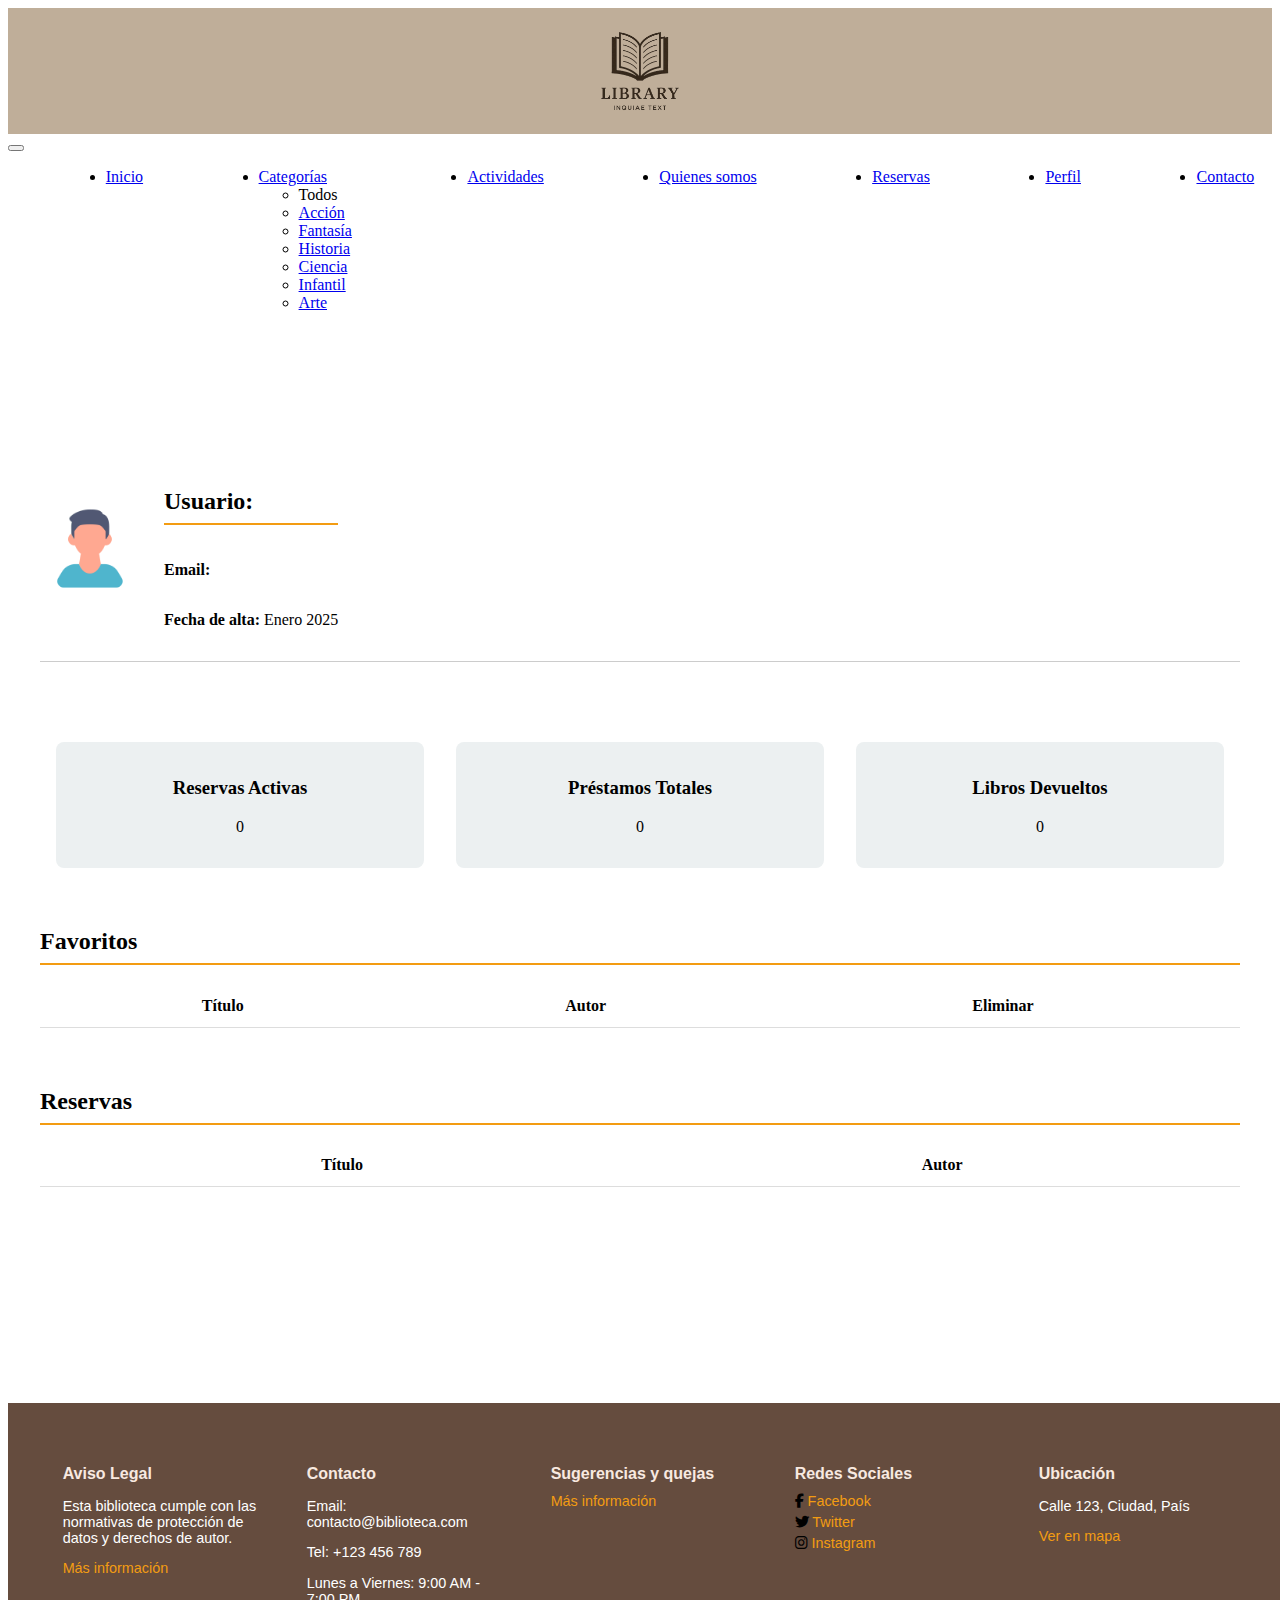
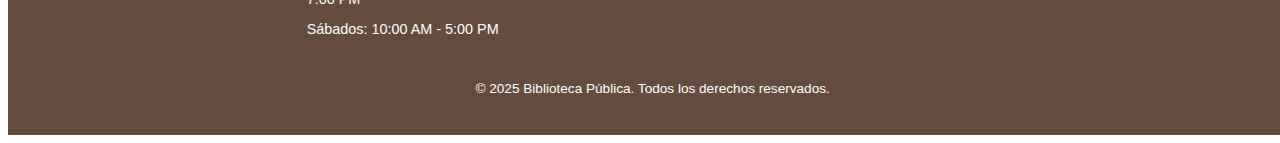
<file: perfil.html>
<!doctype html>
<html lang="en">
  <head>
    
    <meta charset="utf-8">
    <meta name="viewport" content="width=device-width, initial-scale=1">
    <title>Perfil</title>
    <link rel="stylesheet" href="https://cdnjs.cloudflare.com/ajax/libs/font-awesome/6.5.0/css/all.min.css">
    <link href="https://cdn.jsdelivr.net/npm/bootstrap@5.3.5/dist/css/bootstrap.min.css" rel="stylesheet" integrity="sha384-SgOJa3DmI69IUzQ2PVdRZhwQ+dy64/BUtbMJw1MZ8t5HZApcHrRKUc4W0kG879m7" crossorigin="anonymous">
    <script src="js/perfil.js" defer></script>

    <!--fuentes-->
     <link href="https://fonts.googleapis.com/css2?family=Inter&family=Rubik:wght@600&display=swap" rel="stylesheet">
     <link rel="stylesheet" href="css/perfil.css">
     
     <script>
      function categorias(categoria) {
        localStorage.setItem("categoria", categoria);
        window.location.href = "categorias.html";
      }
    </script>
  </head>
  <body>
    <header>
        <div id="dLogo"><img src="assets/images/logo.png" alt="" id="tamLogo"></div>
         <!--nav-->
         <nav class="navbar navbar-expand-lg bg-body-tertiary">
          <div class="container-fluid">
            <!-- Botón hamburguesa para móviles -->
            <button class="navbar-toggler" type="button" data-bs-toggle="collapse" data-bs-target="#navbarSupportedContent"
              aria-controls="navbarSupportedContent" aria-expanded="false" aria-label="Toggle navigation">
              <span class="navbar-toggler-icon"></span>
            </button>
        
            <!-- Contenido colapsable -->
            <div class="collapse navbar-collapse" id="navbarSupportedContent">
              <ul class="navbar-nav me-auto mb-2 mb-lg-0" id="nav">
                <li class="nav-item">
                  <a class="nav-link active" aria-current="page" href="Index.html">Inicio</a>
                </li>
                <li class="nav-item dropdown">
                  <a class="nav-link dropdown-toggle" href="#" role="button" data-bs-toggle="dropdown" aria-expanded="false">
                    Categorías
                  </a>
                  <ul class="dropdown-menu">
                    <li><a class="dropdown-item" info-categoria="todos" onclick="categorias('todos')">Todos</a></li>
                    <li><a class="dropdown-item" href="categorias.html" onclick="categorias('accion')">Acción</a></li>
                    <li><a class="dropdown-item" href="categorias.html" onclick="categorias('fantasia')">Fantasía</a></li>
                    <li><a class="dropdown-item" href="categorias.html" onclick="categorias('historia')">Historia</a></li>
                    <li><a class="dropdown-item" href="categorias.html" onclick="categorias('ciencia')">Ciencia</a></li>
                    <li><a class="dropdown-item" href="categorias.html" onclick="categorias('infantil')">Infantil</a></li>
                    <li><a class="dropdown-item" href="categorias.html" onclick="categorias('arte')">Arte</a></li>
                  </ul>
                </li>
                <li class="nav-item">
                  <a class="nav-link active" aria-current="page" href="Actividades.html">Actividades</a>
                </li>
                <li class="nav-item">
                  <a class="nav-link active" aria-current="page" href="quienes_somos.html">Quienes somos</a>
                </li>
                <li class="nav-item">
                  <a class="nav-link active" aria-current="page" href="Reservas.html">Reservas</a>
                </li>
                <li class="nav-item">
                  <a class="nav-link active" aria-current="page" href="perfil.html">Perfil</a>
                </li>
                <li class="nav-item">
                  <a class="nav-link active" aria-current="page" href="Contacto.html">Contacto</a>
                </li>
              </ul>
            </div>
          </div>
        </nav>
      </header>

      <main>
        <div class="perfil-header">     
          <img src="assets/images/avatar.png" alt="Avatar del usuario">
          <div class="info">
            <h2 id="nombreUsuario"></h2>
            <p id="emailUsuario"><strong>Email:</strong> juan.perez@email.com</p>
            <p id="fechaMiembro"><strong>Miembro desde:</strong> Enero 2022</p>
          </div>
        </div>
    
        <div class="estadisticas">  
          <div class="card">
            <h3>Reservas Activas</h3>
            <p id="reserva">2</p>
          </div>
          <div class="card">
            <h3>Préstamos Totales</h3>
            <p id="prestamo">12</p>
          </div>
          <div class="card">
            <h3>Libros Devueltos</h3>
            <p id="devueltos">11</p>
          </div>
        </div>
    
        <section>
          <h2>Favoritos</h2>
          <table id="tablaFav">
            <thead>
              <tr>
                <th>Título</th>
                <th>Autor</th>
                <th>Eliminar</th>
              </tr>
            </thead>
            <tbody>
              <!-- Aquí se añade desde el JS -->
            </tbody>
          </table>
        </section>
        
    
        <section>
          <h2>Reservas</h2>
          <table id="tablaReservas">
            <thead>
              <tr>
                <th>Título</th>
                <th>Autor</th>
              </tr>
            </thead>
            <tbody>
              <!-- Aquí se añade desde el JS -->
            </tbody>
          </table>
        </section>
    
       
      </main>
    

      

      <footer>
        <div class="footer-container">
          <!-- Aviso Legal -->
          <div class="footer-column">
            <h5>Aviso Legal</h5>
            <p>Esta biblioteca cumple con las normativas de protección de datos y derechos de autor.</p>
            <a href="#">Más información</a>
          </div>
      
          <!-- Contacto y Horario de Atención -->
          <div class="footer-column">
            <h5>Contacto</h5>
            <p>Email: contacto@biblioteca.com</p>
            <p>Tel: +123 456 789</p>
            <p>Lunes a Viernes: 9:00 AM - 7:00 PM</p>
            <p>Sábados: 10:00 AM - 5:00 PM</p>
          </div>
      
          <!-- Sugerencias -->
          <div class="footer-column">
            <h5>Sugerencias y quejas</h5>
            <a href="Contacto.html">Más información</a>
          </div>
      
          <!-- Redes Sociales -->
      <!-- Redes Sociales -->
          <div class="footer-column">
            <h5>Redes Sociales</h5>
            <a href="#" target="_blank"><i class="fab fa-facebook-f" id="icono_footer"></i> Facebook</a>
            <a href="#" target="_blank"><i class="fab fa-twitter" id="icono_footer"></i> Twitter</a>
            <a href="#" target="_blank"><i class="fab fa-instagram" id="icono_footer"></i> Instagram</a>
          </div>
      
      
          <!-- Ubicación -->
          <div class="footer-column">
            <h5>Ubicación</h5>
            <p>Calle 123, Ciudad, País</p>
            <a href="#">Ver en mapa</a>
          </div>
        </div>
      
        <div class="footer-bottom">
          <p>&copy; 2025 Biblioteca Pública. Todos los derechos reservados.</p>
        </div>
      </footer>
    <script src="https://cdn.jsdelivr.net/npm/bootstrap@5.3.5/dist/js/bootstrap.bundle.min.js" integrity="sha384-k6d4wzSIapyDyv1kpU366/PK5hCdSbCRGRCMv+eplOQJWyd1fbcAu9OCUj5zNLiq" crossorigin="anonymous"></script>
  </body>
</html>
</file>
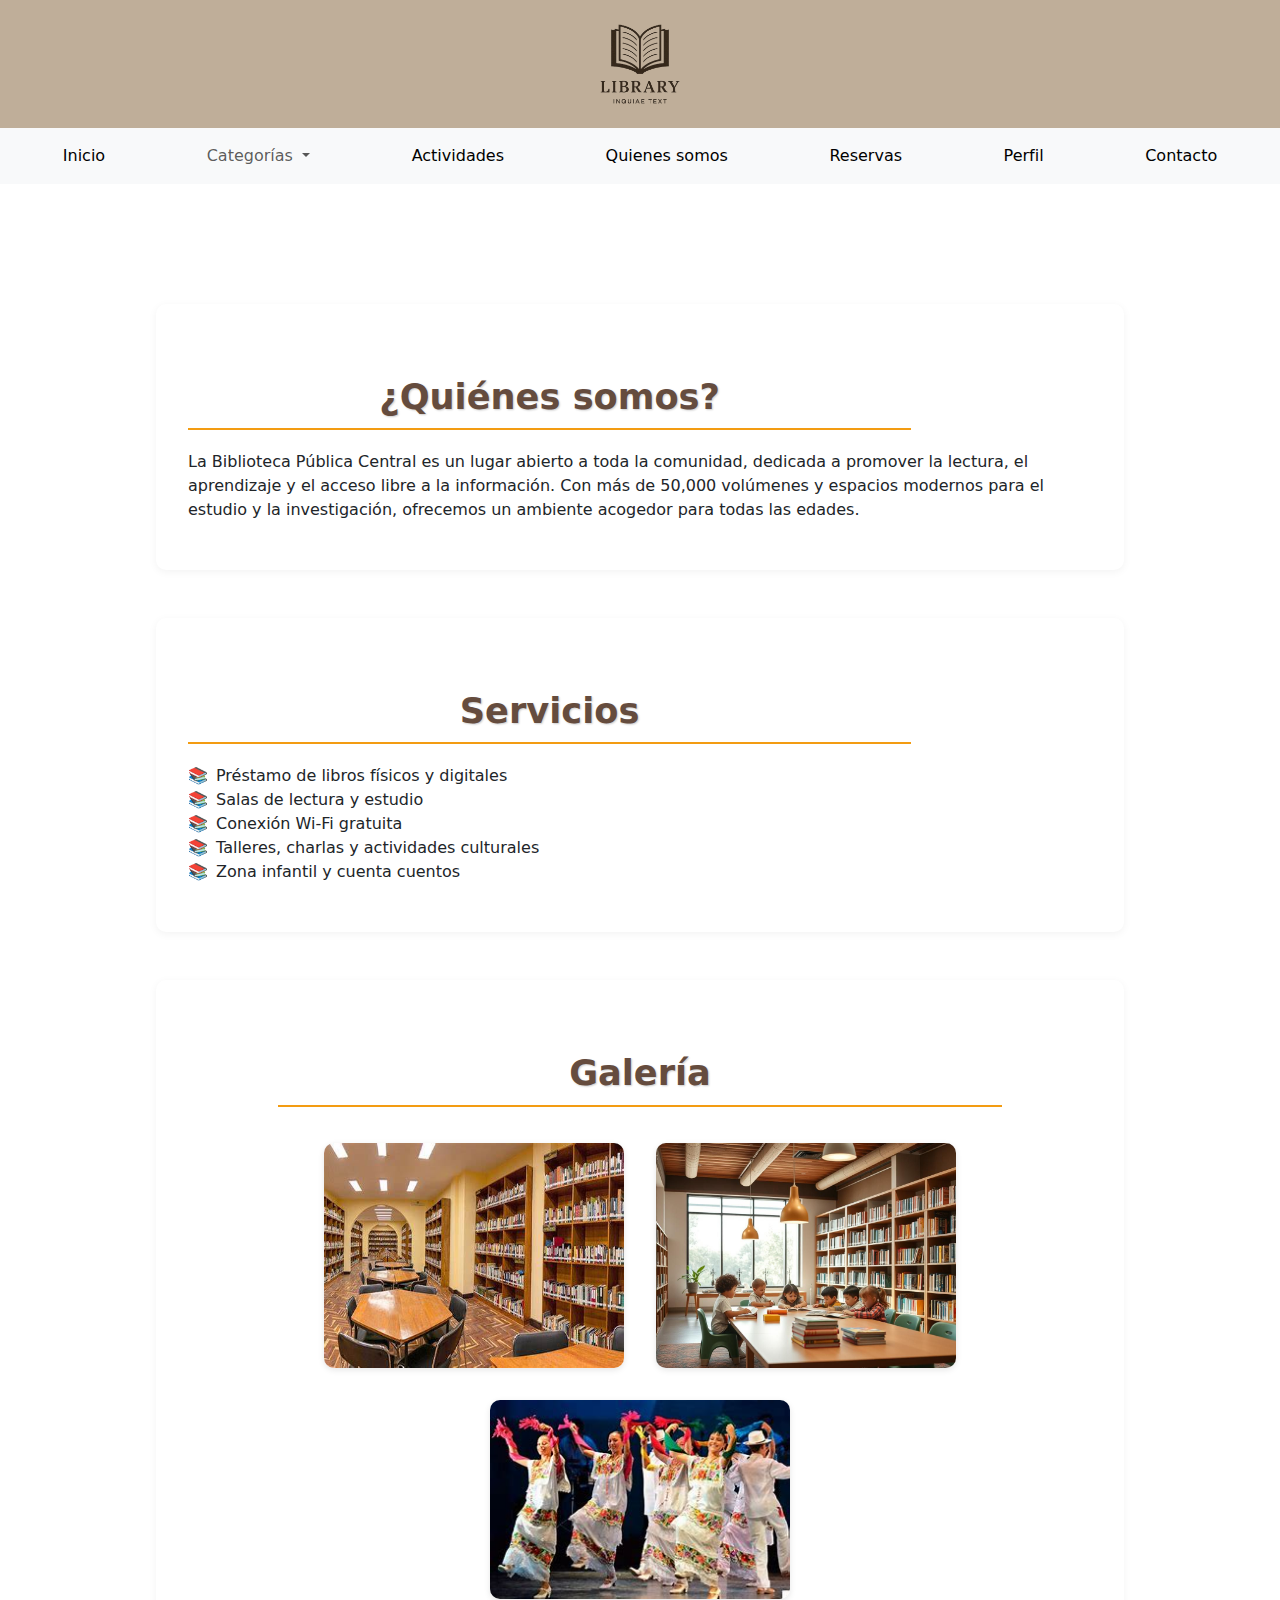
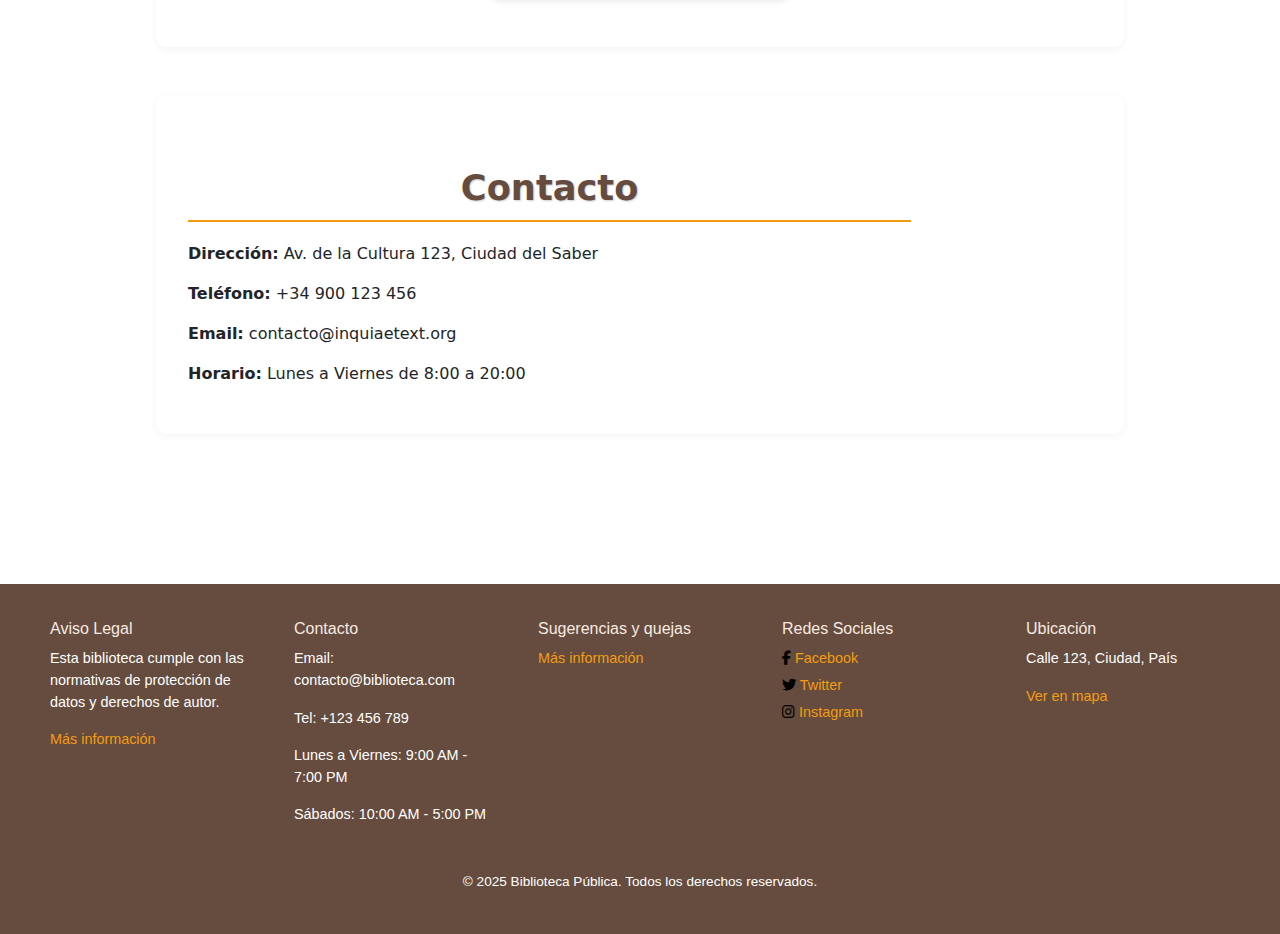
<file: quienes_somos.html>
<!DOCTYPE html>
<html lang="es">
<head>
    <meta charset="UTF-8">
    <meta name="viewport" content="width=device-width, initial-scale=1.0">
    <title>Index</title>
    <!--links para bootstrap-->
    <script src="https://cdn.jsdelivr.net/npm/bootstrap@5.3.3/dist/js/bootstrap.bundle.min.js" integrity="sha384-YvpcrYf0tY3lHB60NNkmXc5s9fDVZLESaAA55NDzOxhy9GkcIdslK1eN7N6jIeHz" crossorigin="anonymous"></script>
    <link href="https://cdn.jsdelivr.net/npm/bootstrap@5.3.3/dist/css/bootstrap.min.css" rel="stylesheet" integrity="sha384-QWTKZyjpPEjISv5WaRU9OFeRpok6YctnYmDr5pNlyT2bRjXh0JMhjY6hW+ALEwIH" crossorigin="anonymous">
    <link rel="stylesheet" href="https://cdn.jsdelivr.net/npm/bootstrap-icons@1.11.3/font/bootstrap-icons.min.css">
    <!-- links para nuestro css y script-->
    <link rel="stylesheet" href="css/quienes_somos.css">
    <link rel="stylesheet" href="https://cdnjs.cloudflare.com/ajax/libs/font-awesome/6.5.0/css/all.min.css">
    <!--fuentes-->
    <link href="https://fonts.googleapis.com/css2?family=Inter&family=Rubik:wght@600&display=swap" rel="stylesheet">
    <script>
      function categorias(categoria) {
        localStorage.setItem("categoria", categoria);
        window.location.href = "categorias.html";
      }
    </script>
  </head>


 
  <header>
    <div id="dLogo"><img src="assets/images/logo.png" alt="" id="tamLogo"></div>
     <!--nav-->
     <nav class="navbar navbar-expand-lg bg-body-tertiary">
      <div class="container-fluid">
        <!-- Botón hamburguesa para móviles -->
        <button class="navbar-toggler" type="button" data-bs-toggle="collapse" data-bs-target="#navbarSupportedContent"
          aria-controls="navbarSupportedContent" aria-expanded="false" aria-label="Toggle navigation">
          <span class="navbar-toggler-icon"></span>
        </button>
    
        <!-- Contenido colapsable -->
        <div class="collapse navbar-collapse" id="navbarSupportedContent">
          <ul class="navbar-nav me-auto mb-2 mb-lg-0" id="nav">
            <li class="nav-item">
              <a class="nav-link active" aria-current="page" href="Index.html">Inicio</a>
            </li>
            <li class="nav-item dropdown">
              <a class="nav-link dropdown-toggle" href="#" role="button" data-bs-toggle="dropdown" aria-expanded="false">
                Categorías
              </a>
              <ul class="dropdown-menu">
                <li><a class="dropdown-item" info-categoria="todos" onclick="categorias('todos')">Todos</a></li>
                <li><a class="dropdown-item" href="categorias.html" onclick="categorias('accion')">Acción</a></li>
                <li><a class="dropdown-item" href="categorias.html" onclick="categorias('fantasia')">Fantasía</a></li>
                <li><a class="dropdown-item" href="categorias.html" onclick="categorias('historia')">Historia</a></li>
                <li><a class="dropdown-item" href="categorias.html" onclick="categorias('ciencia')">Ciencia</a></li>
                <li><a class="dropdown-item" href="categorias.html" onclick="categorias('infantil')">Infantil</a></li>
                <li><a class="dropdown-item" href="categorias.html" onclick="categorias('arte')">Arte</a></li>
              </ul>
            </li>
            <li class="nav-item">
              <a class="nav-link active" aria-current="page" href="Actividades.html">Actividades</a>
            </li>
            <li class="nav-item">
              <a class="nav-link active" aria-current="page" href="quienes_somos.html">Quienes somos</a>
            </li>
            <li class="nav-item">
              <a class="nav-link active" aria-current="page" href="Reservas.html">Reservas</a>
            </li>
            <li class="nav-item">
              <a class="nav-link active" aria-current="page" href="perfil.html">Perfil</a>
            </li>
            <li class="nav-item">
              <a class="nav-link active" aria-current="page" href="Contacto.html">Contacto</a>
            </li>
          </ul>
        </div>
      </div>
    </nav>
  </header>

  <body>
    
    <div class="container">

        <section id="descripcion" class="descripcion">
          <h2>¿Quiénes somos?</h2>
          <p>La Biblioteca Pública Central es un lugar abierto a toda la comunidad, dedicada a promover la lectura, el aprendizaje y el acceso libre a la información. Con más de 50,000 volúmenes y espacios modernos para el estudio y la investigación, ofrecemos un ambiente acogedor para todas las edades.</p>
        </section>
      
        <section id="servicios" class="servicios">
          <h2>Servicios</h2>
          <ul>
            <li>Préstamo de libros físicos y digitales</li>
            <li>Salas de lectura y estudio</li>
            <li>Conexión Wi-Fi gratuita</li>
            <li>Talleres, charlas y actividades culturales</li>
            <li>Zona infantil y cuenta cuentos</li>
          </ul>
        </section>
      
        <section id="galeria" class="galeria">
          <h2>Galería</h2>
          <img src="assets\images\sala_lectura.jpg" alt="Sala de lectura">
          <img src="assets\images\zona_infantil.jpg" alt="Zona infantil">
          <img src="assets\images\eventos_culturales.jpg" alt="Eventos culturales">
        </section>
      
        <section id="contacto" class="contacto">
          <h2>Contacto</h2>
          <p><strong>Dirección:</strong> Av. de la Cultura 123, Ciudad del Saber</p>
          <p><strong>Teléfono:</strong> +34 900 123 456</p>
          <p><strong>Email:</strong> contacto@inquiaetext.org</p>
          <p><strong>Horario:</strong> Lunes a Viernes de 8:00 a 20:00</p>
        </section>
      
    </div>
   
</body>

<footer>
  <div class="footer-container">
    <!-- Aviso Legal -->
    <div class="footer-column">
      <h5>Aviso Legal</h5>
      <p>Esta biblioteca cumple con las normativas de protección de datos y derechos de autor.</p>
      <a href="#">Más información</a>
    </div>

    <!-- Contacto y Horario de Atención -->
    <div class="footer-column">
      <h5>Contacto</h5>
      <p>Email: contacto@biblioteca.com</p>
      <p>Tel: +123 456 789</p>
      <p>Lunes a Viernes: 9:00 AM - 7:00 PM</p>
      <p>Sábados: 10:00 AM - 5:00 PM</p>
    </div>

    <!-- Sugerencias -->
    <div class="footer-column">
      <h5>Sugerencias y quejas</h5>
      <a href="Contacto.html">Más información</a>
    </div>

    <!-- Redes Sociales -->
<!-- Redes Sociales -->
    <div class="footer-column">
      <h5>Redes Sociales</h5>
      <a href="#" target="_blank"><i class="fab fa-facebook-f" id="icono_footer"></i> Facebook</a>
      <a href="#" target="_blank"><i class="fab fa-twitter" id="icono_footer"></i> Twitter</a>
      <a href="#" target="_blank"><i class="fab fa-instagram" id="icono_footer"></i> Instagram</a>
    </div>


    <!-- Ubicación -->
    <div class="footer-column">
      <h5>Ubicación</h5>
      <p>Calle 123, Ciudad, País</p>
      <a href="#">Ver en mapa</a>
    </div>
  </div>

  <div class="footer-bottom">
    <p>&copy; 2025 Biblioteca Pública. Todos los derechos reservados.</p>
  </div>
</footer>


</html>
</file>
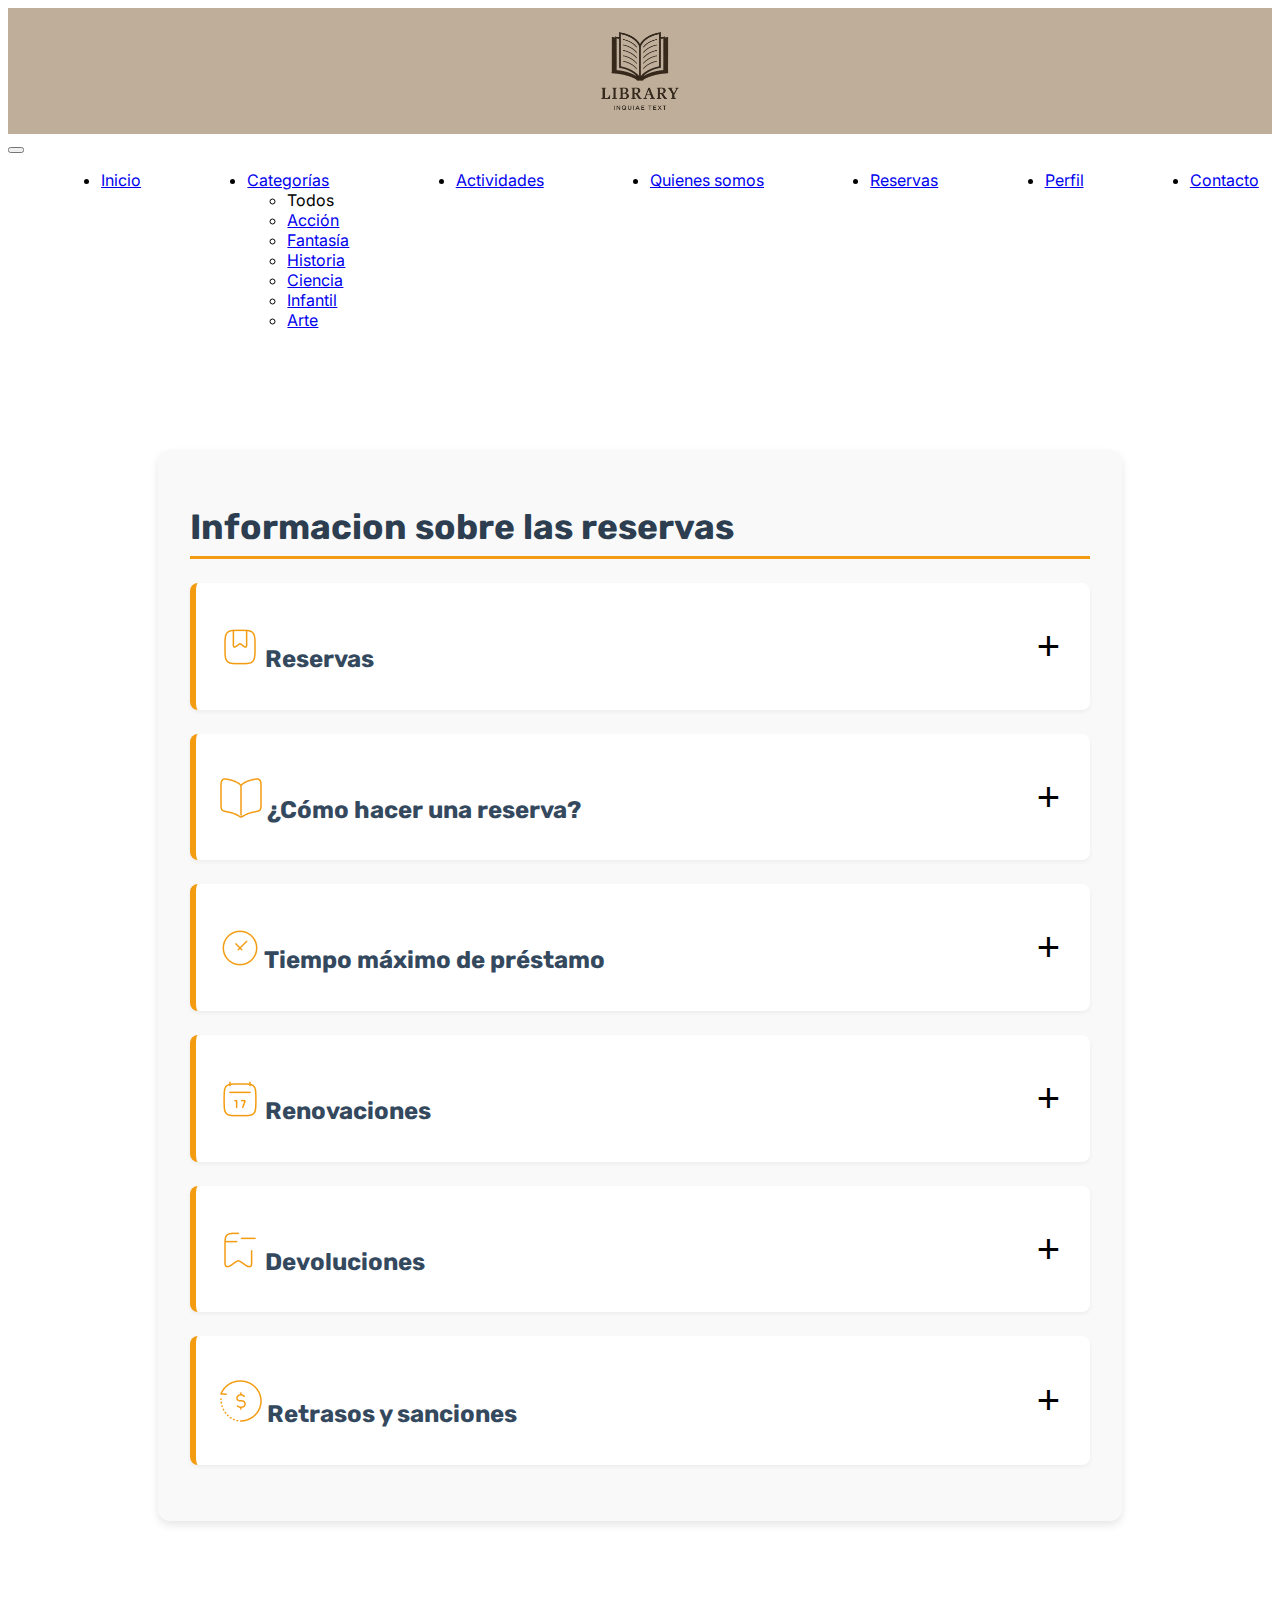
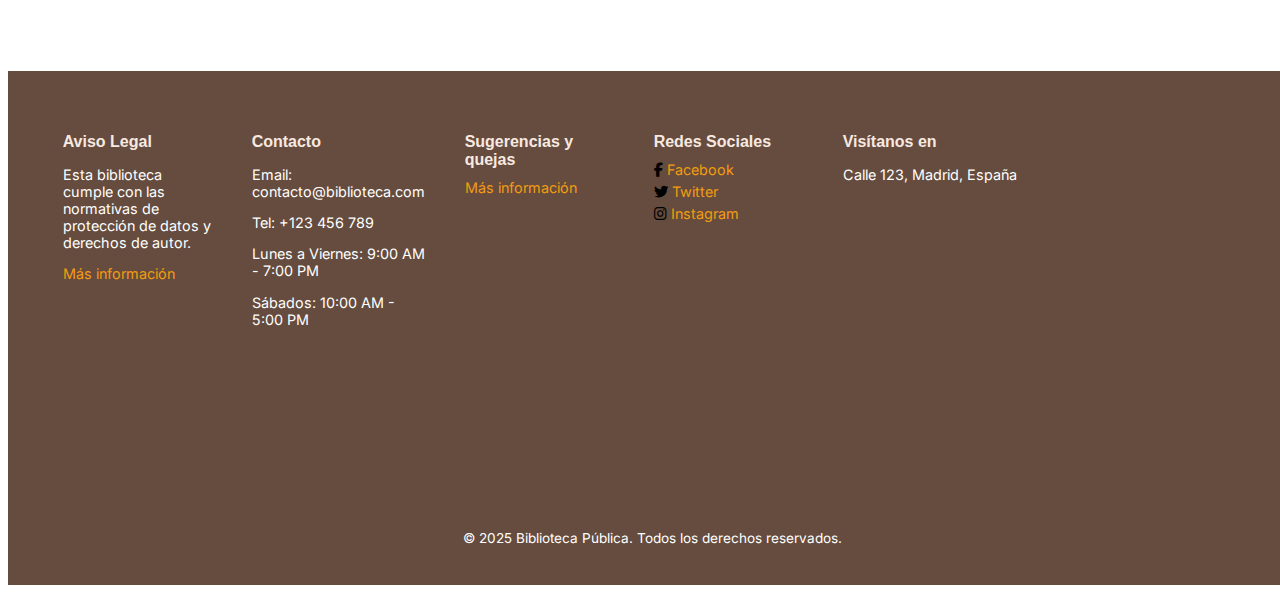
<file: Reservas.html>
<!doctype html>
<html lang="en">
  <head>
    <link rel="stylesheet" href="css/reservas.css">
    <meta charset="utf-8">
    <meta name="viewport" content="width=device-width, initial-scale=1">
    <title>Reservas</title>
    <link rel="stylesheet" href="https://cdnjs.cloudflare.com/ajax/libs/font-awesome/6.5.0/css/all.min.css">
    <link href="https://cdn.jsdelivr.net/npm/bootstrap@5.3.5/dist/css/bootstrap.min.css" rel="stylesheet" integrity="sha384-SgOJa3DmI69IUzQ2PVdRZhwQ+dy64/BUtbMJw1MZ8t5HZApcHrRKUc4W0kG879m7" crossorigin="anonymous">
     <!--fuentes-->
     <link href="https://fonts.googleapis.com/css2?family=Inter&family=Rubik:wght@600&display=swap" rel="stylesheet">
     <script>
      function categorias(categoria) {
        localStorage.setItem("categoria", categoria);
        window.location.href = "categorias.html";
      }

    </script>
    
  </head>
  <body>
    <header>
        <div id="dLogo"><img src="assets/images/logo.png" alt="" id="tamLogo"></div>
         <!--nav-->
         <nav class="navbar navbar-expand-lg bg-body-tertiary">
          <div class="container-fluid">
            <!-- Botón hamburguesa para móviles -->
            <button class="navbar-toggler" type="button" data-bs-toggle="collapse" data-bs-target="#navbarSupportedContent"
              aria-controls="navbarSupportedContent" aria-expanded="false" aria-label="Toggle navigation">
              <span class="navbar-toggler-icon"></span>
            </button>
        
            <!-- Contenido colapsable -->
            <div class="collapse navbar-collapse" id="navbarSupportedContent">
              <ul class="navbar-nav me-auto mb-2 mb-lg-0" id="nav">
                <li class="nav-item">
                  <a class="nav-link active" aria-current="page" href="Index.html">Inicio</a>
                </li>
                <li class="nav-item dropdown">
                  <a class="nav-link dropdown-toggle" href="#" role="button" data-bs-toggle="dropdown" aria-expanded="false">
                    Categorías
                  </a>
                  <ul class="dropdown-menu">
                    <li><a class="dropdown-item" info-categoria="todos" onclick="categorias('todos')">Todos</a></li>
                    <li><a class="dropdown-item" href="categorias.html" onclick="categorias('accion')">Acción</a></li>
                    <li><a class="dropdown-item" href="categorias.html" onclick="categorias('fantasia')">Fantasía</a></li>
                    <li><a class="dropdown-item" href="categorias.html" onclick="categorias('historia')">Historia</a></li>
                    <li><a class="dropdown-item" href="categorias.html" onclick="categorias('ciencia')">Ciencia</a></li>
                    <li><a class="dropdown-item" href="categorias.html" onclick="categorias('infantil')">Infantil</a></li>
                    <li><a class="dropdown-item" href="categorias.html" onclick="categorias('arte')">Arte</a></li>
                  </ul>
                </li>
                <li class="nav-item">
                  <a class="nav-link active" aria-current="page" href="Actividades.html">Actividades</a>
                </li>
                <li class="nav-item">
                  <a class="nav-link active" aria-current="page" href="quienes_somos.html">Quienes somos</a>
                </li>
                <li class="nav-item">
                  <a class="nav-link active" aria-current="page" href="Reservas.html">Reservas</a>
                </li>
                <li class="nav-item">
                  <a class="nav-link active" aria-current="page" href="perfil.html">Perfil</a>
                </li>
                <li class="nav-item">
                  <a class="nav-link active" aria-current="page" href="Contacto.html">Contacto</a>
                </li>
              </ul>
            </div>
          </div>
        </nav>
      </header>

      <main>
        <section class="infoReservas">
            <h1>Informacion sobre las reservas</h1>

            <article class="expandible">
              <div class="header">
                
                
                <h2><img src="assets\images\bookmark.png" class="icono">    Reservas</h2>
                <button class="mas">+</button>
              </div>
              <div class="contenido">
                <p>Se permite reservar hasta <strong>3 libros</strong> al mismo tiempo. Las reservas tienen una <strong>validez de 48 horas</strong> desde que se realiza la reserva. Si no se recoge en ese plazo, la reserva se cancela automáticamente.</p>
              </div>
            </article>

            <article class="expandible">
              <div class="header">
                <h2><img src="assets\images\libro.png" class="icono">    ¿Cómo hacer una reserva?</h2>
                <button class="mas">+</button>
              </div>
              <div class="contenido">
                <ol>
                  <li>Accede al <strong>catálogo en línea</strong> desde el sitio web oficial de la biblioteca.</li>
                  <li>Busca el libro que deseas reservar.</li>
                  <li>Si el libro está disponible, haz clic en el botón <strong>“Reservar”</strong>.</li>
                  <li>Tienes <strong>48 horas</strong> para recogerlo desde la reserva.</li>
                </ol>
                <a class="dropdown-item" info-categoria="todos" onclick="categorias('todos')" id="cat">Catálogo de libros</a>              </div>
            </article>

            <article class="expandible">
              <div class="header">
                <h2><img src="assets\images\reloj.png" class="icono">    Tiempo máximo de préstamo</h2>
                <button class="mas">+</button>
              </div>
              <div class="contenido">
                <p>El préstamo estándar de libros es de <strong>30 días </strong>. Puede realizarse una <strong>renovación única por 7 días adicionales</strong>, siempre que no haya reservas de otros usuarios.</p>
              </div>
            </article>

            <article class="expandible">
              <div class="header">
                <h2><img src="assets\images\calendario.png" class="icono">   Renovaciones</h2>
                <button class="mas">+</button>
              </div>
              <div class="contenido">
                <p>Las renovaciones pueden hacerse <strong>presencialmente o desde el portal web</strong> de la biblioteca. Deben realizarse <strong>antes de la fecha de vencimiento</strong>. </p>
              </div>
            </article>

            
            <article class="expandible">
              <div class="header">
                <h2><img src="assets\images\devolucion.png" class="icono">     Devoluciones</h2>
                <button class="mas">+</button>
              </div>
              <div class="contenido">
                <p>Los libros deben devolverse en el mostrador o en el <strong>buzón de devoluciones</strong> si está disponible.</p>
              </div>
            </article>

              <article class="expandible">
                <div class="header">
                  <h2><img src="assets\images\sancion.png" class="icono">    Retrasos y sanciones</h2>
                  <button class="mas">+</button>
                </div>
                <div class="contenido">
                  <p>Por cada día de retraso en la devolución, se aplicará una <strong>penalización de 1 día sin poder realizar préstamos ni reservas</strong>. Si el retraso supera los <strong>7 días</strong>, la cuenta será suspendida hasta por una semana. Los libros perdidos o dañados deben ser <strong>repuestos o abonados económicamente</strong>.</p>
                </div>
              </article>

            

        </section>
      </main>

      <footer>
        <div class="footer-container">
          <!-- Aviso Legal -->
          <div class="footer-column">
            <h5>Aviso Legal</h5>
            <p>Esta biblioteca cumple con las normativas de protección de datos y derechos de autor.</p>
            <a href="#">Más información</a>
          </div>
      
          <!-- Contacto y Horario de Atención -->
          <div class="footer-column">
            <h5>Contacto</h5>
            <p>Email: contacto@biblioteca.com</p>
            <p>Tel: +123 456 789</p>
            <p>Lunes a Viernes: 9:00 AM - 7:00 PM</p>
            <p>Sábados: 10:00 AM - 5:00 PM</p>
          </div>
      
          <!-- Sugerencias -->
          <div class="footer-column">
            <h5>Sugerencias y quejas</h5>
            <a href="Contacto.html">Más información</a>
          </div>
      
          <!-- Redes Sociales -->
      <!-- Redes Sociales -->
          <div class="footer-column">
            <h5>Redes Sociales</h5>
            <a href="#" target="_blank"><i class="fab fa-facebook-f" id="icono_footer"></i> Facebook</a>
            <a href="#" target="_blank"><i class="fab fa-twitter" id="icono_footer"></i> Twitter</a>
            <a href="#" target="_blank"><i class="fab fa-instagram" id="icono_footer"></i> Instagram</a>
          </div>
      
      
          <!-- Ubicación -->
          <div class="footer-column">
            <h5>Visítanos en</h5>
            <p>Calle 123, Madrid, España</p>
            <iframe src="https://www.google.com/maps/embed?pb=!1m18!1m12!1m3!1d3036.2642819420753!2d-3.668270188396014!3d40.44728725365984!2m3!1f0!2f0!3f0!3m2!1i1024!2i768!4f13.1!3m3!1m2!1s0xd4229f012851247%3A0x4e340087fdbc732e!2sDIGITECH%20MADRID!5e0!3m2!1ses-419!2ses!4v1745778078405!5m2!1ses-419!2ses"
             width="400" height="300" style="border:0;" allowfullscreen="" loading="lazy" 
             referrerpolicy="no-referrer-when-downgrade"></iframe>
          </div>
        </div>
      
        <div class="footer-bottom">
          <p>&copy; 2025 Biblioteca Pública. Todos los derechos reservados.</p>
        </div>
      </footer>
    <script src="https://cdn.jsdelivr.net/npm/bootstrap@5.3.5/dist/js/bootstrap.bundle.min.js" integrity="sha384-k6d4wzSIapyDyv1kpU366/PK5hCdSbCRGRCMv+eplOQJWyd1fbcAu9OCUj5zNLiq" crossorigin="anonymous"></script>
  <script>
    document.querySelectorAll('.expandible').forEach(article => {
      const button = article.querySelector('.mas');
      button.addEventListener('click', () => {
        article.classList.toggle('expanded');
      });
    });
  </script>
  
  </body>
</html>
</file>
<file: css/inicio.css>
.d-block{
    width: 100%;
    height:auto;
}
.carousel-inner{
    border-radius: 12px;
    box-shadow: 0 7px 19px rgba(0, 0, 0, 0.5);
    
}
.carousel-item{
    height: 500px;
}
.imagen-inicio-container{
    width: 100%;
    height: 100%;
}
.card-body{
    background-color: rgb(236, 236, 236);
}
.card{
    box-shadow: 0 7px 19px rgba(0, 0, 0, 0.5);
}

.card-img-top {
    width: 100%;
    height: 100%;

 
}
.cartas{
    text-align: center;
    margin-top: 100px;
    margin-bottom: 70px;
}
.grid-item{
    scale: 0.85;
    cursor: pointer;
    transition: all 0.3s ease-in-out;
}
.grid-item:hover{
    scale: 0.90;
}
.contenedor-imagen{
    width: 295px;
    height: 430px;
}

/*header*/
#tamLogo{
    width: 10%;
}

#dLogo{
    
    display: flex;
    justify-content: center;
    background-color: #BFAE99 ;
}
header{
    width: 100%;
    
}
.carousel-caption{
    background-color: rgba(68, 67, 67, 0.747);
    border-radius: 10px;
    padding: 20px;
}

#nav {
    display: flex;
    justify-content: space-around;
    width: 100%;
    margin-right: 20%;
}
/*fin header*/

/*fuentes*/
h1, h2, h3, h4 {
    font-family: 'Rubik', sans-serif;
  }
  
  body, p, a, footer {
    font-family: 'Inter', sans-serif;
  }


/*body*/
body{
    display: flex;
    flex-direction: column;
    align-items: center;
    
    }
h2 {
    font-size: 2.2rem;
    width: 80%;
    color: #654c3e;
    text-align: center;
    margin: 40px 0 20px;
    font-weight: bold;
    text-shadow: 1px 1px 2px rgba(0,0,0,0.2);
    border-bottom: 2px solid #f39c12;
    display: inline-block;
    padding-bottom: 10px;
    
}

.grid-container{
    display: flex;
    flex-wrap: wrap;
    flex-direction: row;
    width: 100%;
    justify-content: center;
    align-items: center;
    padding: 50px;
    padding-top: 0px;
}


.btn-primary{
    background-color: #f39c12 ;
    border-color: rgb(245, 170, 7);
    color: black;
    width: 50px;
    transition: all 0.2s ease-in-out;

}
i{
    color: rgb(173, 16, 16);
}
.btn-primary:hover{
    background-color: #fdbb51;
    border-color: rgb(245, 170, 7);
}

.btn-secondary{
    background-color: #f39c12 ;
    border-color: rgb(245, 170, 7);
    font-weight: bold;
    color: black;
    transition: all 0.2s ease-in-out;
}
.btn-secondary:hover{
    background-color: #fdbb51;
    border-color: rgb(245, 170, 7);
    color: black;
}

/*Footer*/

footer {
    width: 100%;
    background-color: #654c3e;
    color: white;
    padding: 2% 1%;
    font-family: Arial, sans-serif;
  }
  
  .footer-container {
    max-width: 1200px;
    margin: auto;
    display: flex;
    flex-wrap: wrap;
    justify-content: space-between;
    gap: 20px;
    text-align: left;
  }
  
  .footer-column {
    flex: 1 1 200px;
    padding: 10px;
    font-size: 0.9rem;
  }
  
  .footer-column h5 {
    margin-bottom: 10px;
    font-size: 1rem;
    color: #f8e9e0;
  }
  
  .footer-column a {
    color: #f39c12;
    text-decoration: none;
    display: block;
    margin-top: 5px;
  }
  
  .footer-column a:hover {
    text-decoration: underline;
  }
  
  .footer-bottom {
    text-align: center;
    margin-top: 20px;
    font-size: 0.85rem;
  }
  #icono_footer{
    color: black;
  }
</file>
<file: css/Actividades.css>
/*header*/
#tamLogo{
    width: 10%;
}

#dLogo{
    
    display: flex;
    justify-content: center;
    background-color: #BFAE99 ;
}
header{
    width: 100%;
    
}
.d-block{
    width: 100%;
    height:auto;
}

#nav {
    display: flex;
    justify-content: space-around;
    width: 100%;
    margin-right: 20%;
}

/*end header */

/*body*/
body {
    font-family: Arial, sans-serif;
    background: #f4f4f4;
    margin: 0;
    padding: 0;
  }
  .contenido{
    width: 100%;
    display: flex;
    justify-content: center;
    align-items: center;
    flex-direction: column;
    margin-top: 80px;
    margin-bottom: 150px;
}
 
  .actividad {
    display: flex;
    flex-direction: column;
    align-items: center;
    background-color: white;
    margin: 2rem auto;
    padding: 1rem;
    width: 90%;
    max-width: 800px;
    border-radius: 10px;
    box-shadow: 0 2px 8px rgba(0,0,0,0.1);
  }
  .actividad img {
    max-width: 80%;
    border-radius: 10px;
  }
 
  .actividad p {
    text-align: center;
    color: #555;
  }

  h2 {
    font-size: 2.2rem;
    color: #654c3e;
    text-align: center;
    margin: 40px 0 20px;
    font-weight: bold;
    text-shadow: 1px 1px 2px rgba(0,0,0,0.2);
    border-bottom: 2px solid #f39c12;
    display: inline-block;
    padding-bottom: 10px;
}
/*fuentes*/
h1, h2, h3, h4 {
  font-family: 'Rubik', sans-serif;
}

body, p, a, footer {
  font-family: 'Inter', sans-serif;
}

/*end body*/


/*Footer*/

footer {
  width: 100%;
  background-color: #654c3e;
  color: white;
  padding: 2% 1%;
  font-family: Arial, sans-serif;
}

.footer-container {
  max-width: 1200px;
  margin: auto;
  display: flex;
  flex-wrap: nowrap;
  justify-content: space-between;
  gap: 20px;
  text-align: left;
}

.footer-column {
  flex: 1 1 200px;
  padding: 10px;
  font-size: 0.9rem;
}

.footer-column h5 {
  margin-bottom: 10px;
  font-size: 1rem;
  color: #f8e9e0;
}

.footer-column a {
  color: #f39c12;
  text-decoration: none;
  display: block;
  margin-top: 5px;
}

.footer-column a:hover {
  text-decoration: underline;
}

.footer-bottom {
  text-align: center;
  margin-top: 20px;
  font-size: 0.85rem;
}
#icono_footer{
  color: black;
}
</file>
<file: css/categorias.css>
/*header*/
#tamLogo{
    width: 10%;
}

#dLogo{
    
    display: flex;
    justify-content: center;
    background-color: #BFAE99 ;
}
header{
    width: 100%;
    
}
section{
  width: 100%;
  display: flex;
  justify-content: center;
  align-items: center;
  flex-direction: column;
  margin-top: 80px;
  margin-bottom: 150px;
}



#nav {
    display: flex;
    justify-content: space-around;
    width: 100%;
    margin-right: 20%;
}
/*fin header*/

/*fuentes*/
h1, h2, h3, h4 {
    font-family: 'Rubik', sans-serif;
  }
  
  body, p, a, footer {
    font-family: 'Inter', sans-serif;
  }

  /*body*/
  body{
    display: flex;
    flex-direction: column;
    align-items: center;
    
    }
    /*
    .categoria-titulo-container {
        background-color: #f8f9fa;
        padding: 1rem;
        border-radius: 8px;
        margin-bottom: 2rem;
    }
    
    #titulo-categoria {
        color: #2c3e50;
        font-weight: 700;
        text-transform: capitalize;  
    }
    */
 
h2 {
    font-size: 2.2rem;
    color: #654c3e;
    text-align: center;
    font-weight: bold;
    text-shadow: 1px 1px 2px rgba(0,0,0,0.2);
    border-bottom: 2px solid #f39c12;
    display: inline-block;
    padding-bottom: 10px;
    
}

.grid-container{
    display: flex;
    flex-wrap: wrap;
    flex-direction: row;
    width: 100%;
    justify-content: center;
    align-items: center;
    padding: 50px;
    padding-top: 0px;
}


.btn-primary{
    background-color: #f39c12 ;
    border-color: rgb(245, 170, 7);
    color: black;
    width: 50px;
    transition: all 0.2s ease-in-out;

}
i{
    color: rgb(173, 16, 16);
}
.btn-primary:hover{
    background-color: #fdbb51;
    border-color: rgb(245, 170, 7);
}

.btn-secondary{
    background-color: #f39c12 ;
    border-color: rgb(245, 170, 7);
    font-weight: bold;
    color: black;
    transition: all 0.2s ease-in-out;
}
.btn-secondary:hover{
    background-color: #fdbb51;
    border-color: rgb(245, 170, 7);
    color: black;
}
.cartas{
  text-align: center;
  margin-top: 50px;
  margin-bottom: 70px;
}

.card-img-top{
  width: 100%;
  height: 100%;
}
.contenedor-imagen{
  width: 295px;
  height: 430px;
  margin: auto;
}
.grid-item{
  scale: 0.85;
  cursor: pointer;
  transition: all 0.3s ease-in-out;
}



  /*Footer*/

footer {
    width: 100%;
    background-color: #654c3e;
    color: white;
    padding: 2% 1%;
    font-family: Arial, sans-serif;
  }
  
  .footer-container {
    max-width: 1200px;
    margin: auto;
    display: flex;
    flex-wrap: nowrap;
    justify-content: space-between;
    gap: 20px;
    text-align: left;
  }
  
  .footer-column {
    flex: 1 1 200px;
    padding: 10px;
    font-size: 0.9rem;
  }
  
  .footer-column h5 {
    margin-bottom: 10px;
    font-size: 1rem;
    color: #f8e9e0;
  }
  
  .footer-column a {
    color: #f39c12;
    text-decoration: none;
    display: block;
    margin-top: 5px;
  }
  
  .footer-column a:hover {
    text-decoration: underline;
  }
  
  .footer-bottom {
    text-align: center;
    margin-top: 20px;
    font-size: 0.85rem;
  }
  #icono_footer{
    color: black;
  }
</file>
<file: css/contacto.css>
/*header*/
#tamLogo{
    width: 10%;
}

#dLogo{
    
    display: flex;
    justify-content: center;
    background-color: #BFAE99 ;
}
header{
    width: 100%;
    
}
.carousel-caption{
    background-color: rgba(68, 67, 67, 0.747);
    border-radius: 10px;
    padding: 20px;
}

#nav {
    display: flex;
    justify-content: space-around;
    width: 100%;
    margin-right: 20%;
}
/*fin header*/

/*fuentes*/
h1, h2, h3, h4 {
    font-family: 'Rubik', sans-serif;
  }
  
  body, p, a, footer {
    font-family: 'Inter', sans-serif;
  }


/*body*/
body{
    display: flex;
    flex-direction: column;
    align-items: center;
    }
h2 {
    font-size: 2.2rem;
    width: 80%;
    color: #654c3e;
    text-align: center;
    margin: 40px 0 20px;
    font-weight: bold;
    text-shadow: 1px 1px 2px rgba(0,0,0,0.2);
    border-bottom: 2px solid #f39c12;
    display: inline-block;
    padding-bottom: 10px;
    
}
section{
    width: 100%;
    display: flex;
    justify-content: center;
    align-items: center;
    flex-direction: column;
    margin-top: 120px;
    margin-bottom: 150px;
}

.grid-container{
    display: flex;
    flex-wrap: wrap;
    flex-direction: row;
    width: 100%;
    justify-content: center;
    align-items: center;
    padding: 50px;
    padding-top: 0px;
}


.btn-primary{
    background-color: #f39c12 ;
    border-color: rgb(245, 170, 7);
    color: black;
    width: 50px;
    transition: all 0.2s ease-in-out;

}
i{
    color: rgb(173, 16, 16);
}
.btn-primary:hover{
    background-color: #fdbb51;
    border-color: rgb(245, 170, 7);
}

.btn-secondary{
    background-color: #f39c12 ;
    border-color: rgb(245, 170, 7);
    font-weight: bold;
    color: black;
    transition: all 0.2s ease-in-out;
}
.btn-secondary:hover{
    background-color: #fdbb51;
    border-color: rgb(245, 170, 7);
    color: black;
}

/*Formulario contacto*/

body {
  font-family: Arial, sans-serif;
  background-color: #f2f4f8;
  
}

.formulario {
  background-color: #fff;
  padding: 25px;
  max-width: 600px;
  margin: 0 auto;
  border-radius: 10px;
  box-shadow: 0 2px 10px rgba(0, 0, 0, 0.1);
}

.formulario h3 {
  text-align: center;
  color: #654c3e;
}

label {
  display: block;
  margin-top: 15px;
  font-weight: bold;
  color: #654c3e;
}

input, select, textarea {
  width: 100%;
  padding: 10px;
  margin-top: 5px;
  border-radius: 5px;
  border: 1px solid #ccc;
  box-sizing: border-box;
  font-size: 14px;
}

textarea {
  resize: vertical;
  height: 100px;
}

.boton {
  margin-top: 20px;
  background-color: #f39c12;
  color: white;
  border: none;
  padding: 12px 20px;
  border-radius: 5px;
  cursor: pointer;
  font-size: 16px;
  width: 100%;
}

.boton:hover {
  background-color: #946315;
}

/*fin formulario*/


/*preguntas frecuentes*/
.infoReservas h3 {
  font-size: 2.2rem;
  color: #2c3e50;
  margin-bottom: 1.5rem;
  /*border-bottom: 3px solid #f39c12;*/
  padding-bottom: 0.5rem;
}

/* Estilo para artículos */
.infoReservas article {
  background-color: #ffffff;
  padding: 1.5rem;
  margin-bottom: 1.5rem;
  border-left: 6px solid #f39c12;
  border-radius: 8px;
  box-shadow: 0 2px 4px rgba(0, 0, 0, 0.05);
  transition: transform 0.3s ease, box-shadow 0.3s ease;
  overflow: hidden;
  width: 80%;
}

.infoReservas article:hover {
  transform: translateY(-3px);
  box-shadow: 0 4px 12px rgba(0, 0, 0, 0.08);
}

/* Subtítulos y contenido */
.infoReservas h2 {
  font-size: 1.5rem;
  color: #34495e;
  margin-bottom: 0.8rem;
}


.infoReservas p,
.infoReservas li {
  color: #555;
  font-size: 1rem;
  line-height: 1.6;
}

.infoReservas strong {
  color: #2c3e50;
}

.infoReservas ol {
  padding-left: 1.2rem;
  list-style-type: decimal;
}


.mas{
  background: none;
  border: none;
  font-size: 3.5rem;
  cursor: pointer;
  transition: transform 0.3s;
}

.header{
  display: flex;
  justify-content: space-between;
  align-items: center;
  cursor: pointer;
}

.contenido{
  max-height: 0;
  overflow: hidden;
  transition: max-height 0.3s ease-out;
}

.expandible.expanded .contenido{
  max-height: 250px;
}

.expandible.expanded .mas{
  transform: rotate(45deg);
}


/*Footer*/

footer {
    width: 100%;
    background-color: #654c3e;
    color: white;
    padding: 2% 1%;
    font-family: Arial, sans-serif;
  }
  
  .footer-container {
    max-width: 1200px;
    margin: auto;
    display: flex;
    flex-wrap: nowrap;
    justify-content: space-between;
    gap: 20px;
    text-align: left;
  }
  
  .footer-column {
    flex: 1 1 200px;
    padding: 10px;
    font-size: 0.9rem;
  }
  
  .footer-column h5 {
    margin-bottom: 10px;
    font-size: 1rem;
    color: #f8e9e0;
  }
  
  .footer-column a {
    color: #f39c12;
    text-decoration: none;
    display: block;
    margin-top: 5px;
  }
  
  .footer-column a:hover {
    text-decoration: underline;
  }
  
  .footer-bottom {
    text-align: center;
    margin-top: 20px;
    font-size: 0.85rem;
  }
  #icono_footer{
    color: black;
  }
</file>
<file: css/libro.css>
/*header*/
#tamLogo{
    width: 10%;
}

#dLogo{
    
    display: flex;
    justify-content: center;
    background-color: #BFAE99 ;
}
header{
    width: 100%;
    
}
.carousel-caption{
    background-color: rgba(68, 67, 67, 0.747);
    border-radius: 10px;
    padding: 20px;
}

#nav {
    display: flex;
    justify-content: space-around;
    width: 100%;
    margin-right: 20%;
}
/*fin header*/


/*----- Billboard
--------------------------------------------------------------*/
#billboard .main-slider {
  padding: 80px 0;
}

.main-slider .slider-item {
  display: flex;
  width: 100%;
  justify-content: center;
}

.main-slider .banner-content {
  width: 35%;
  margin-top: 60px;
  margin-right: 175px;
}

.banner-content h2.banner-title {
  font-size: 4.5em;
  font-weight: 500;
  color: #222;
}

.banner-content p {
  margin: 0 0 30px 0;
}

#billboard .slick-dots {
  left: 200px;
  bottom: 110px;
  width: 10%;
  text-align: inherit;
}

#billboard button.slick-arrow {
  background: transparent;
  border: 1px solid #E5E3DA;
  padding: initial;
  width: 50px;
  height: 50px;
  border-radius: 50%;
  position: absolute;
  top: 50%;
  z-index: 5;
  cursor: pointer;
}

#billboard button.slick-arrow:hover {
  border: 1px solid #74642F;
  background-color: #E5E3DA;
}

#billboard button.prev.slick-arrow {
  left: 110px;
}

#billboard button.next.slick-arrow {
  right: 110px;
}

#billboard .slick-arrow i.icon {
  color: #8C8C8C;
}

.imagen {
  position: relative;
  width: 40%;
  display: flex;
  margin-top: 60px;
  box-shadow: 0 8px 16px rgba(0, 0, 0, 0.4);
  border-radius: 10px;
  overflow: hidden; 
  transition: transform 0.3s ease, box-shadow 0.3s ease; 
  }
  
  .imagen:hover {
    transform: scale(1.05);
    box-shadow: 0 12px 24px rgba(0, 0, 0, 0.6);
  }
  img{
    width: 100%;
  }
  

@media screen and (max-width: 1366px) {
  #billboard button.prev.slick-arrow {
    left: 0;
  }

  #billboard button.next.slick-arrow {
    right: 0;
  }
}

@media screen and (max-width: 1500px) {
  .banner-content h2.banner-title {
    font-size: 3.5em;
    
  }
.imagen{
  margin: auto;
}
  #billboard .main-slider {
    margin: 70px 0;
    padding: 0;
  }

  .main-slider .slider-item {
    flex-wrap: wrap;
    text-align: center;
    flex-direction: column-reverse;
  }

  .main-slider .banner-content {
    width: 100%;
    margin-top: 60px;
    margin-right: 0;
    margin-bottom: 80px;
  }

  #billboard .slick-dots {
    left: 0;
    bottom: 0;
    width: 100%;
    text-align: center;
  }
}
/*botones */

.btn-primary{
  background-color: #f39c12 ;
  border-color: rgb(245, 170, 7);
  color: black;
  width: 50px;
  transition: all 0.2s ease-in-out;

}
i{
  color: rgb(173, 16, 16);
}
.btn-primary:hover{
  background-color: #fdbb51;
  border-color: rgb(245, 170, 7);
}

.btn-secondary{
  background-color: #f39c12 ;
  border-color: rgb(245, 170, 7);
  font-weight: bold;
  color: black;
  transition: all 0.2s ease-in-out;
}
.btn-secondary:hover{
  background-color: #fdbb51;
  border-color: rgb(245, 170, 7);
  color: black;
}


/*fuentes*/
h1, h2, h3, h4 {
  font-family: 'Rubik', sans-serif;
}

body, p, a, footer {
  font-family: 'Inter', sans-serif;
}


/*body*/
body{
  display: flex;
  flex-direction: column;
  align-items: center;
  
  }
h2 {
  font-size: 2.2rem;
  width: 80%;
  color: #654c3e;
  text-align: center;
  margin: 40px 0 20px;
  font-weight: bold;
  text-shadow: 1px 1px 2px rgba(0,0,0,0.2);
  border-bottom: 2px solid #f39c12;
  display: inline-block;
  padding-bottom: 10px;
  
}
.banner-content {
  max-width: 700px;
  margin: 0 auto;
  padding: 2rem;
  background: linear-gradient(135deg, #f9f9f9, #e6f0ff);
  border-radius: 20px;
  box-shadow: 0 8px 20px rgba(0, 0, 0, 0.1);
  text-align: center;
  animation: fadeIn 0.8s ease-in-out;
}

.banner-title {
  font-size: 2.5rem;
  font-weight: bold;
  margin-bottom: 1rem;
  color: #333;
}

#descripcion, #categoria, #autor {
  font-size: 1.1rem;
  color: #555;
  margin-bottom: 0.5rem;
}

#autor {
  font-style: italic;
  color: #888;
}

.btn-wrap {
  display: flex;
  justify-content: center;
  gap: 1rem;
  margin-top: 1.5rem;
}

.btn {
  padding: 0.75rem 1.5rem;
  border-radius: 12px;
  font-size: 1rem;
  transition: background-color 0.3s ease, transform 0.2s;
}

.btn-primary {
  background-color: #007bff;
  color: white;
  border: none;
}

.btn-primary:hover {
  background-color: #0056b3;
  transform: scale(1.05);
}

.btn-secondary {
  background-color: #6c757d;
  color: white;
  border: none;
}

.btn-secondary:hover {
  background-color: #5a6268;
  transform: scale(1.05);
}

/* Animación suave al aparecer */
@keyframes fadeIn {
  from { opacity: 0; transform: translateY(20px); }
  to { opacity: 1; transform: translateY(0); }
}


/*Footer*/
footer {
    width: 100%;
    background-color: #654c3e;
    color: white;
    padding: 2% 1%;
    font-family: Arial, sans-serif;
  }
  
  .footer-container {
    max-width: 1200px;
    margin: auto;
    display: flex;
    flex-wrap: nowrap;
    justify-content: space-between;
    gap: 20px;
    text-align: left;
  }
  
  .footer-column {
    flex: 1 1 200px;
    padding: 10px;
    font-size: 0.9rem;
  }
  
  .footer-column h5 {
    margin-bottom: 10px;
    font-size: 1rem;
    color: #f8e9e0;
  }
  
  .footer-column a {
    color: #f39c12;
    text-decoration: none;
    display: block;
    margin-top: 5px;
  }
  
  .footer-column a:hover {
    text-decoration: underline;
  }
  
  .footer-bottom {
    text-align: center;
    margin-top: 20px;
    font-size: 0.85rem;
  }
  #icono_footer{
    color: black;
  }
  .banner-content {
    background-color: #f9f9f9;
    padding: 2rem;
    border-radius: 16px;
    box-shadow: 0 8px 24px rgba(0, 0, 0, 0.1);
    max-width: 700px;
    margin: 2rem auto;
    font-family: 'Segoe UI', Tahoma, Geneva, Verdana, sans-serif;
    color: #333;
  }
  
  .banner-title {
    font-size: 2rem;
    font-weight: 700;
    margin-bottom: 0.5rem;
    color: #222;
  }
  
  
  #categoria {
    font-size: 1rem;
    color: #7c664b;
  }

  #autor {
    font-size: 0.9rem;
    font-style: italic;
    color: #555;
    margin-bottom: 1rem;
  }
  
  #botones {
    display: flex;
    flex-wrap: wrap;
    gap: 0.5rem;
    margin-bottom: 1rem;
  }
  
  #unidades {
    display: inline-block;
    font-weight: bold;
    margin-left: 0.3rem;
    color: #2b9348;
  }
  
  .banner-content > div:last-child {
    font-size: 0.95rem;
    margin-top: 1rem;
    color: #444;
  }
  .info-grid {
    display: grid;
    grid-template-columns: max-content 1fr;
    gap: 0.5rem 1rem;
    margin-top: 50px;
    margin-bottom: 50px;
  }
  .grid-item{
    display: flex;
    align-items: center;
    justify-content: center;
    padding: 10px;
    border-radius: 8px;
    background-color: #f9f9f9;
    box-shadow: 0 4px 8px rgba(0, 0, 0, 0.1);
    transition: transform 0.3s ease, box-shadow 0.3s ease; 
  }
</file>
<file: css/perfil.css>
/*header*/
#tamLogo{
    width: 10%;
  }
  
  #dLogo{
    
    display: flex;
    justify-content: center;
    background-color: #BFAE99 ;
  }
  header{
    width: 100%;
    
  }
  .carousel-caption{
    background-color: rgba(68, 67, 67, 0.747);
    border-radius: 10px;
    padding: 20px;
  }
  
  #nav {
    display: flex;
    justify-content: space-around;
    width: 100%;
    margin-right: 20%;
  }
  /*fin header*/

main {
    max-width: 1200px;
    margin: 2rem auto;
    padding: 1rem;
    background-color: white;
    border-radius: 8px;
    margin-top: 100px;
    margin-bottom: 200px;
  }
  .perfil-header {
    display: flex;
    align-items: center;
    gap: 1.5rem;
    border-bottom: 1px solid #ccc;
    padding-bottom: 1rem;
    margin-top: 20px;
  }
  .perfil-header img {
    border-radius: 50%;
    width: 100px;
    height: 100px;
  }
  .info {
    display: flex;
    flex-direction: column;
    margin-top: 20px;

  }
  .estadisticas {
    display: flex;
    justify-content: space-between;
    text-align: center;
    margin-top: 60px;

  }
  .card {
    flex: 1;
    margin: 0 1rem;
    background-color: #ecf0f1;
    padding: 1rem;
    border-radius: 8px;
    margin-top: 20px;

  }
  section {
    margin-top: 60px;
  }
  h2 {
    border-bottom: 2px solid #f39c12;
    padding-bottom: 0.5rem;
  }
  table {
    width: 100%;
    border-collapse: collapse;
    margin-top: 1rem;
  }
  table th, table td {
    padding: 0.75rem;
    border-bottom: 1px solid #ddd;
  }
  .acciones {
    margin-top: 1rem;
  }
  .acciones button {
    padding: 0.5rem 1rem;
    margin-right: 0.5rem;
    border: none;
    background-color: #f39c12;
    color: white;
    border-radius: 4px;
    cursor: pointer;
  }
  .acciones button.eliminar {
    background-color: #e74c3c;
  }

  .btnEliminar {
    background-color: #f39c12; /* Color amarillo suave */
    color: white;
    border: none;
    padding: 8px 16px;
    border-radius: 25px; /* Borde redondeado */
    font-size: 14px;
    font-weight: bold;
    cursor: pointer;
    transition: background-color 0.3s ease, transform 0.2s ease; /* Transición suave */
  }
  
  .btnEliminar:hover {
    background-color: #e67e22; /* Color naranja suave al pasar el mouse */
    transform: scale(1.05); /* Efecto de aumento de tamaño */
  }
  
  /*Footer*/

footer {
    width: 100%;
    background-color: #654c3e;
    color: white;
    padding: 2% 1%;
    font-family: Arial, sans-serif;
  }
  
  .footer-container {
    max-width: 1200px;
    margin: auto;
    display: flex;
    flex-wrap: nowrap;
    justify-content: space-between;
    gap: 20px;
    text-align: left;
  }
  
  .footer-column {
    flex: 1 1 200px;
    padding: 10px;
    font-size: 0.9rem;
  }
  
  .footer-column h5 {
    margin-bottom: 10px;
    font-size: 1rem;
    color: #f8e9e0;
  }
  
  .footer-column a {
    color: #f39c12;
    text-decoration: none;
    display: block;
    margin-top: 5px;
  }
  
  .footer-column a:hover {
    text-decoration: underline;
  }
  
  .footer-bottom {
    text-align: center;
    margin-top: 20px;
    font-size: 0.85rem;
  }
  #icono_footer{
    color: black;
  }
</file>
<file: css/quienes_somos.css>
/*header*/
.d-block{
    width: 100%;
    height:auto;
}


#tamLogo{
    width: 10%;
}

#dLogo{
    
    display: flex;
    justify-content: center;
    background-color: #BFAE99 ;
}
header{
    width: 100%;
    
}

#nav {
    display: flex;
    justify-content: space-around;
    width: 100%;
    margin-right: 20%;
}
/*end header*

/*body*/
.container {
    max-width: 1000px;
    margin: 2rem auto;
    padding: 0 1rem;
    margin-top: 120px;
    margin-bottom: 150px;
  }

  section {
    margin-bottom: 3rem;
  }
  
  h2 {
    font-size: 2.2rem;
    width: 80%;
    color: #654c3e;
    text-align: center;
    margin: 40px 0 20px;
    font-weight: bold;
    text-shadow: 1px 1px 2px rgba(0,0,0,0.2);
    border-bottom: 2px solid #f39c12;
    display: inline-block;
    padding-bottom: 10px;
    
}

  .descripcion, .servicios, .galeria, .contacto {
    background-color: white;
    border-radius: 10px;
    padding: 2rem;
    box-shadow: 0 2px 8px rgba(0,0,0,0.05);
  }

  .servicios ul {
    list-style: none;
    padding-left: 0;
  }

  .servicios li::before {
    content: "📚";
    margin-right: 8px;
  }

  .galeria img {
    width: 100%;
    max-width: 300px;
    margin: 1rem;
    border-radius: 10px;
    box-shadow: 0 2px 6px rgba(0,0,0,0.1);
    transition: transform 0.3s;
  }

  .galeria img:hover {
    transform: scale(1.05);
  }

  .galeria {
    display: flex;
    flex-wrap: wrap;
    justify-content: center;
  }


/*end body*/

/*Footer*/
footer {
    width: 100%;
    background-color: #654c3e;
    color: white;
    padding: 2% 1%;
    font-family: Arial, sans-serif;
  }
  
  .footer-container {
    max-width: 1200px;
    margin: auto;
    display: flex;
    flex-wrap: nowrap;
    justify-content: space-between;
    gap: 20px;
    text-align: left;
  }
  
  .footer-column {
    flex: 1 1 200px;
    padding: 10px;
    font-size: 0.9rem;
  }
  
  .footer-column h5 {
    margin-bottom: 10px;
    font-size: 1rem;
    color: #f8e9e0;
  }
  
  .footer-column a {
    color: #f39c12;
    text-decoration: none;
    display: block;
    margin-top: 5px;
  }
  
  .footer-column a:hover {
    text-decoration: underline;
  }
  
  .footer-bottom {
    text-align: center;
    margin-top: 20px;
    font-size: 0.85rem;
  }
  #icono_footer{
    color: black;
  }
</file>
<file: css/reservas.css>
/*header*/
#tamLogo{
  width: 10%;
}

#dLogo{
  
  display: flex;
  justify-content: center;
  background-color: #BFAE99 ;
}
header{
  width: 100%;
  
}
.carousel-caption{
  background-color: rgba(68, 67, 67, 0.747);
  border-radius: 10px;
  padding: 20px;
}

#nav {
  display: flex;
  justify-content: space-around;
  width: 100%;
  margin-right: 20%;
}
/*fin header*/
/* Estructura principal */
main {
  margin: 5rem auto;
  padding: 2rem;
  max-width: 900px;
  background-color: #f9f9f9;
  border-radius: 12px;
  box-shadow: 0 4px 8px rgba(0, 0, 0, 0.1);
  margin-top: 120px;
  margin-bottom: 150px;
}

/* Título principal */
.infoReservas h1 {
  font-size: 2.2rem;
  color: #2c3e50;
  margin-bottom: 1.5rem;
  border-bottom: 3px solid #f39c12;
  padding-bottom: 0.5rem;
}

/* Estilo para artículos */
.infoReservas article {
  background-color: #ffffff;
  padding: 1.5rem;
  margin-bottom: 1.5rem;
  border-left: 6px solid #f39c12;
  border-radius: 8px;
  box-shadow: 0 2px 4px rgba(0, 0, 0, 0.05);
  transition: transform 0.3s ease, box-shadow 0.3s ease;
  overflow: hidden;
}

.infoReservas article:hover {
  transform: translateY(-3px);
  box-shadow: 0 4px 12px rgba(0, 0, 0, 0.08);
}

/* Subtítulos y contenido */
.infoReservas h2 {
  font-size: 1.5rem;
  color: #34495e;
  margin-bottom: 0.8rem;
}


.infoReservas p,
.infoReservas li {
  color: #555;
  font-size: 1rem;
  line-height: 1.6;
}

.infoReservas strong {
  color: #2c3e50;
}

.infoReservas ol {
  padding-left: 1.2rem;
  list-style-type: decimal;
}

/*expandido*/
.mas{
  background: none;
  border: none;
  font-size: 2.5rem;
  cursor: pointer;
  transition: transform 0.3s;
}

.header{
  display: flex;
  justify-content: space-between;
  align-items: center;
  cursor: pointer;
}

.contenido{
  max-height: 0;
  overflow: hidden;
  transition: max-height 0.3s ease-out;
}

.expandible.expanded .contenido{
  max-height: 250px;
}

.expandible.expanded .mas{
  transform: rotate(45deg);
}

/* Fuentes */
h1, h2, h3, h4 {
  font-family: 'Rubik', sans-serif;
}

body, p, a, footer, li {
  font-family: 'Inter', sans-serif;
}

#cat {
  color: blue;
  text-decoration: none; 
  transition: all 0.3s ease; 
}

#cat:hover {
  color: darkblue;
  text-decoration: underline; 
  cursor: pointer; 
}


/*Footer*/

footer {
  width: 100%;
  background-color: #654c3e;
  color: white;
  padding: 2% 1%;
  font-family: Arial, sans-serif;
}

.footer-container {
  max-width: 1200px;
  margin: auto;
  display: flex;
  flex-wrap: nowrap;
  justify-content: space-between;
  gap: 20px;
  text-align: left;
}

.footer-column {
  flex: 1 1 200px;
  padding: 10px;
  font-size: 0.9rem;
}

.footer-column h5 {
  margin-bottom: 10px;
  font-size: 1rem;
  color: #f8e9e0;
}

.footer-column a {
  color: #f39c12;
  text-decoration: none;
  display: block;
  margin-top: 5px;
}

.footer-column a:hover {
  text-decoration: underline;
}

.footer-bottom {
  text-align: center;
  margin-top: 20px;
  font-size: 0.85rem;
}
#icono_footer{
  color: black;
}
</file>
